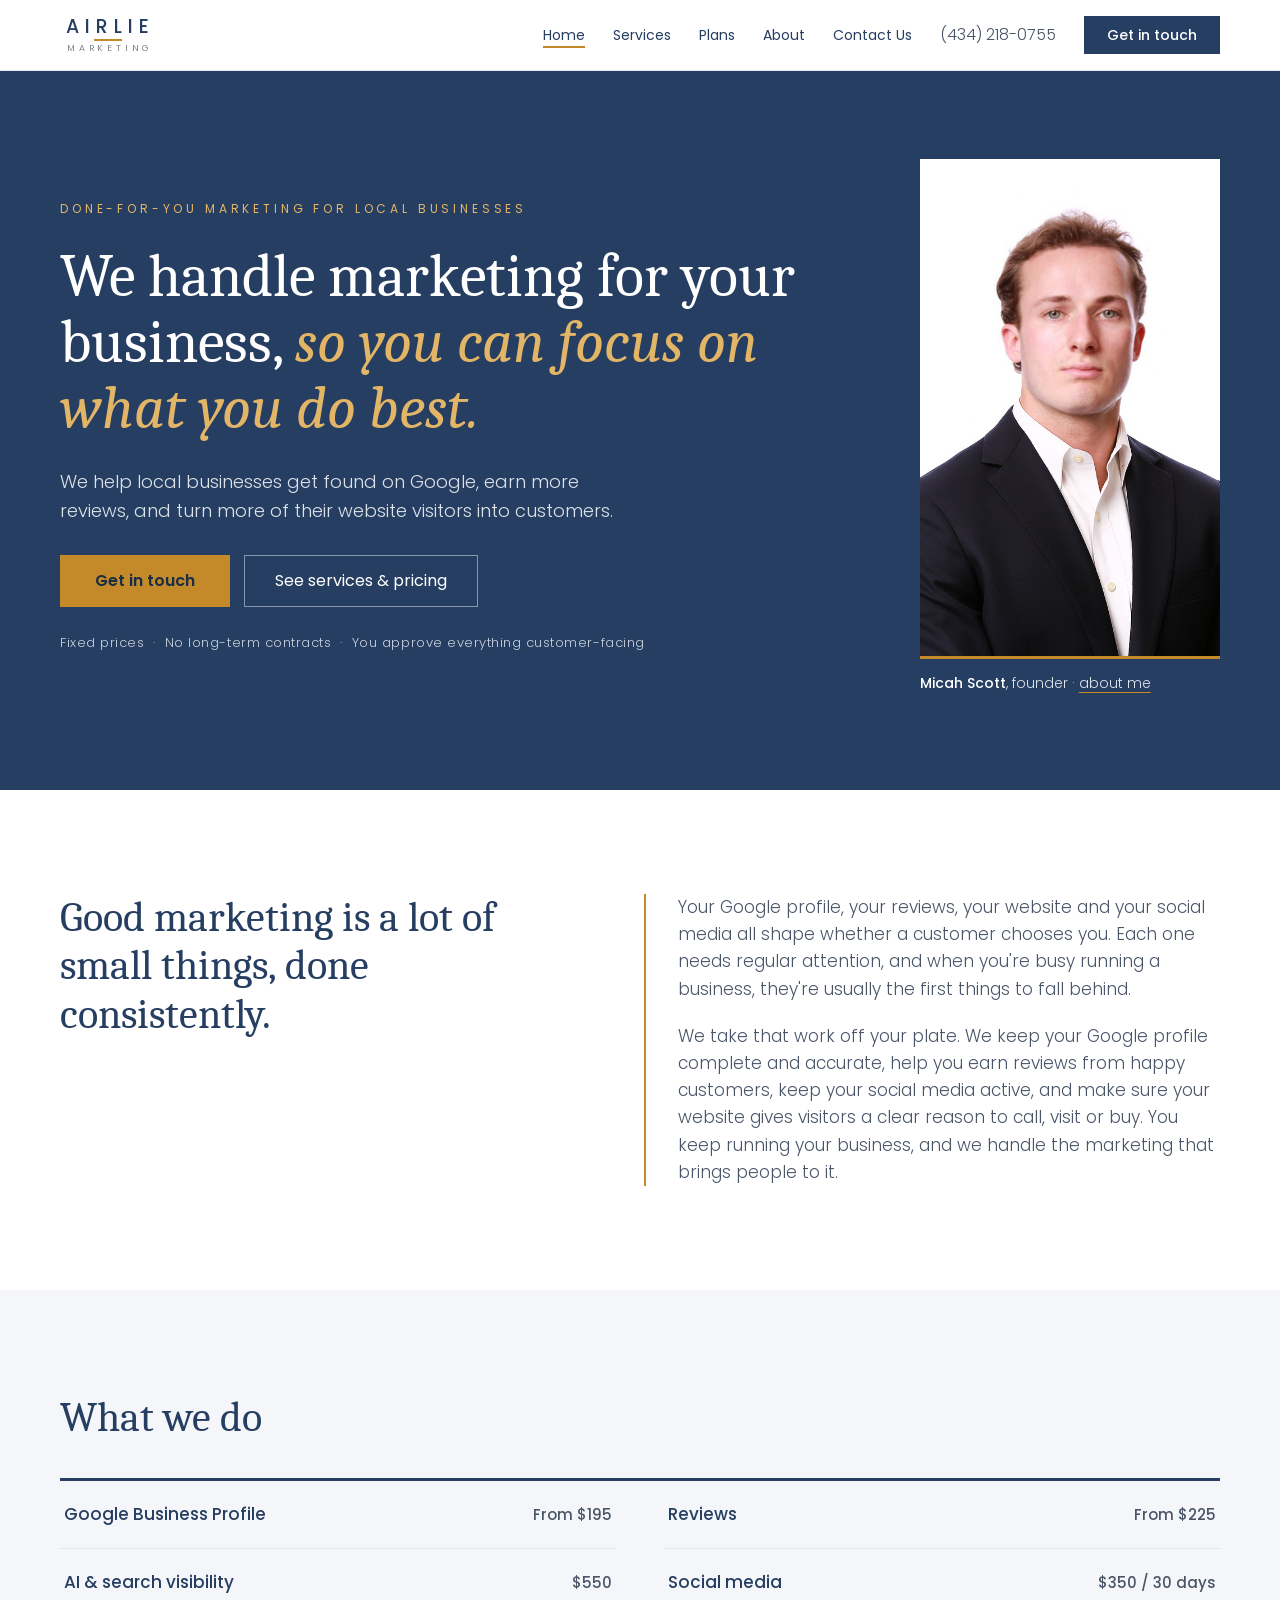
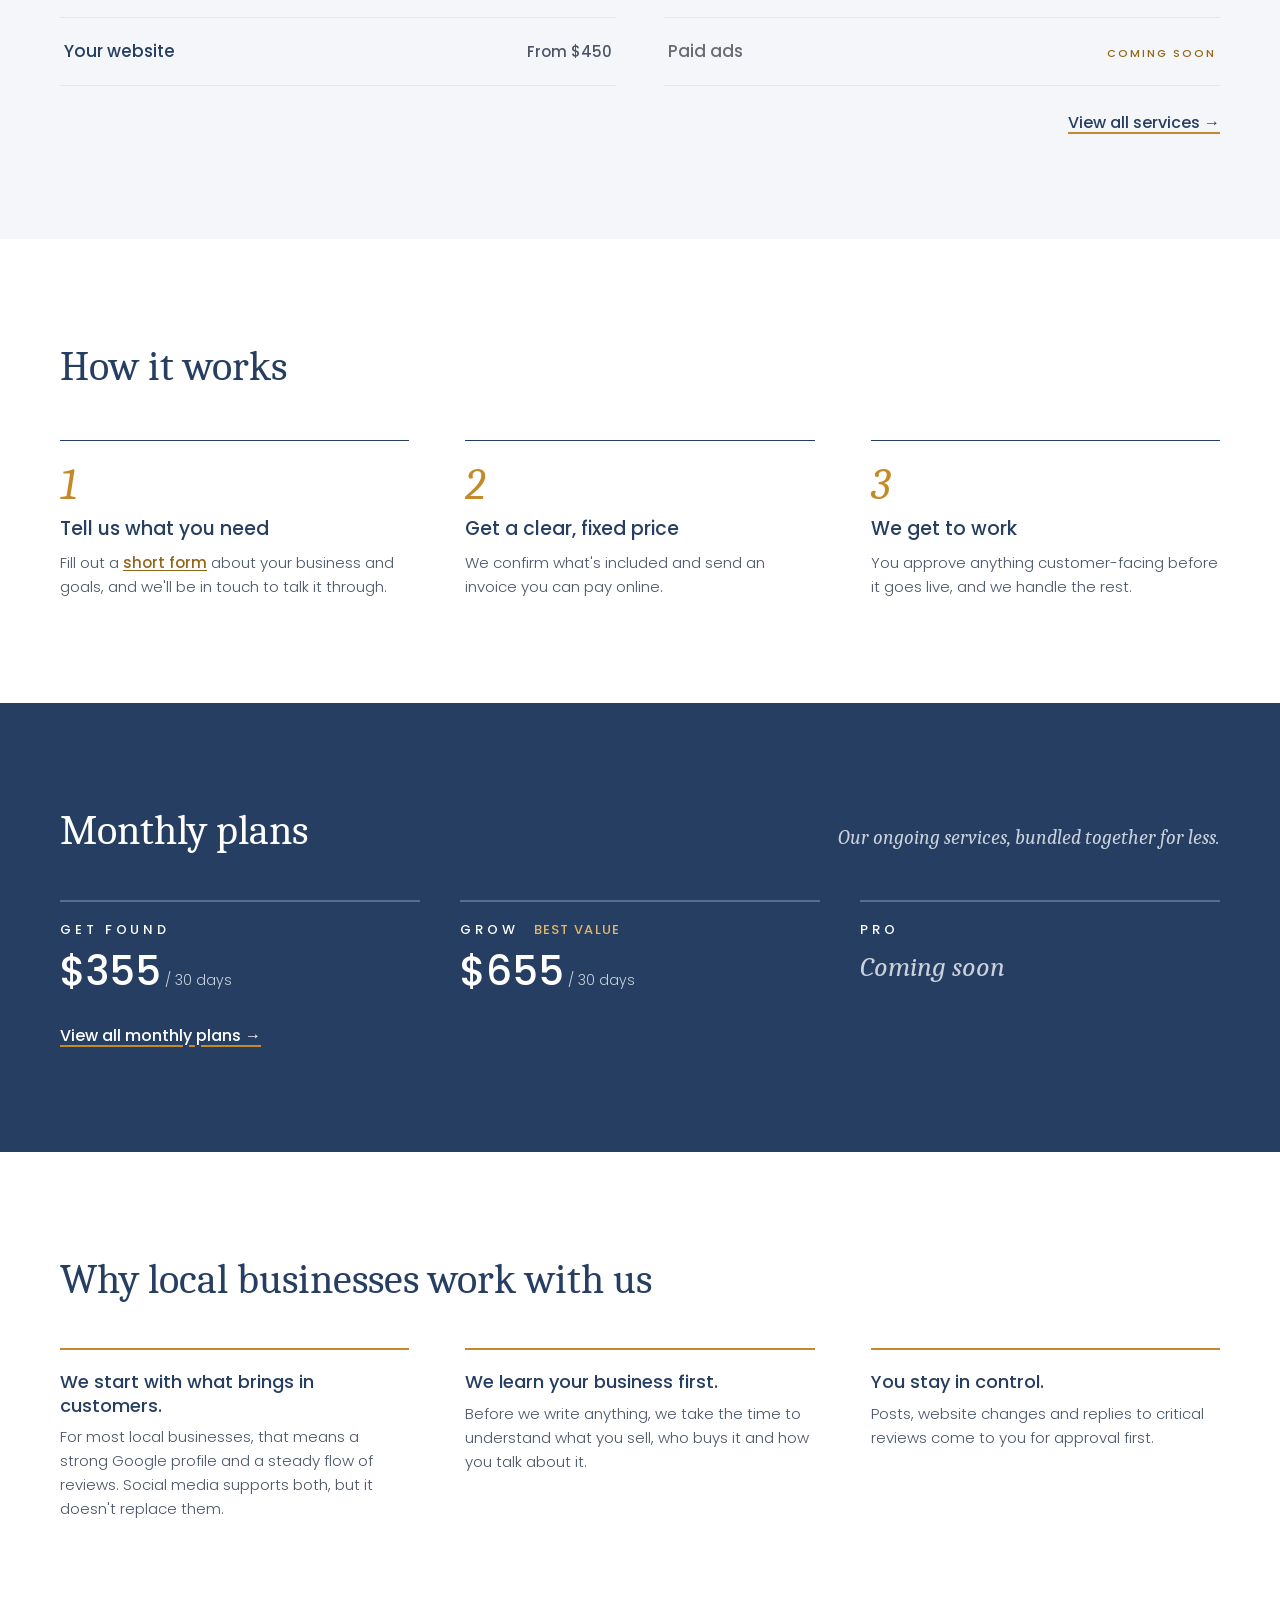
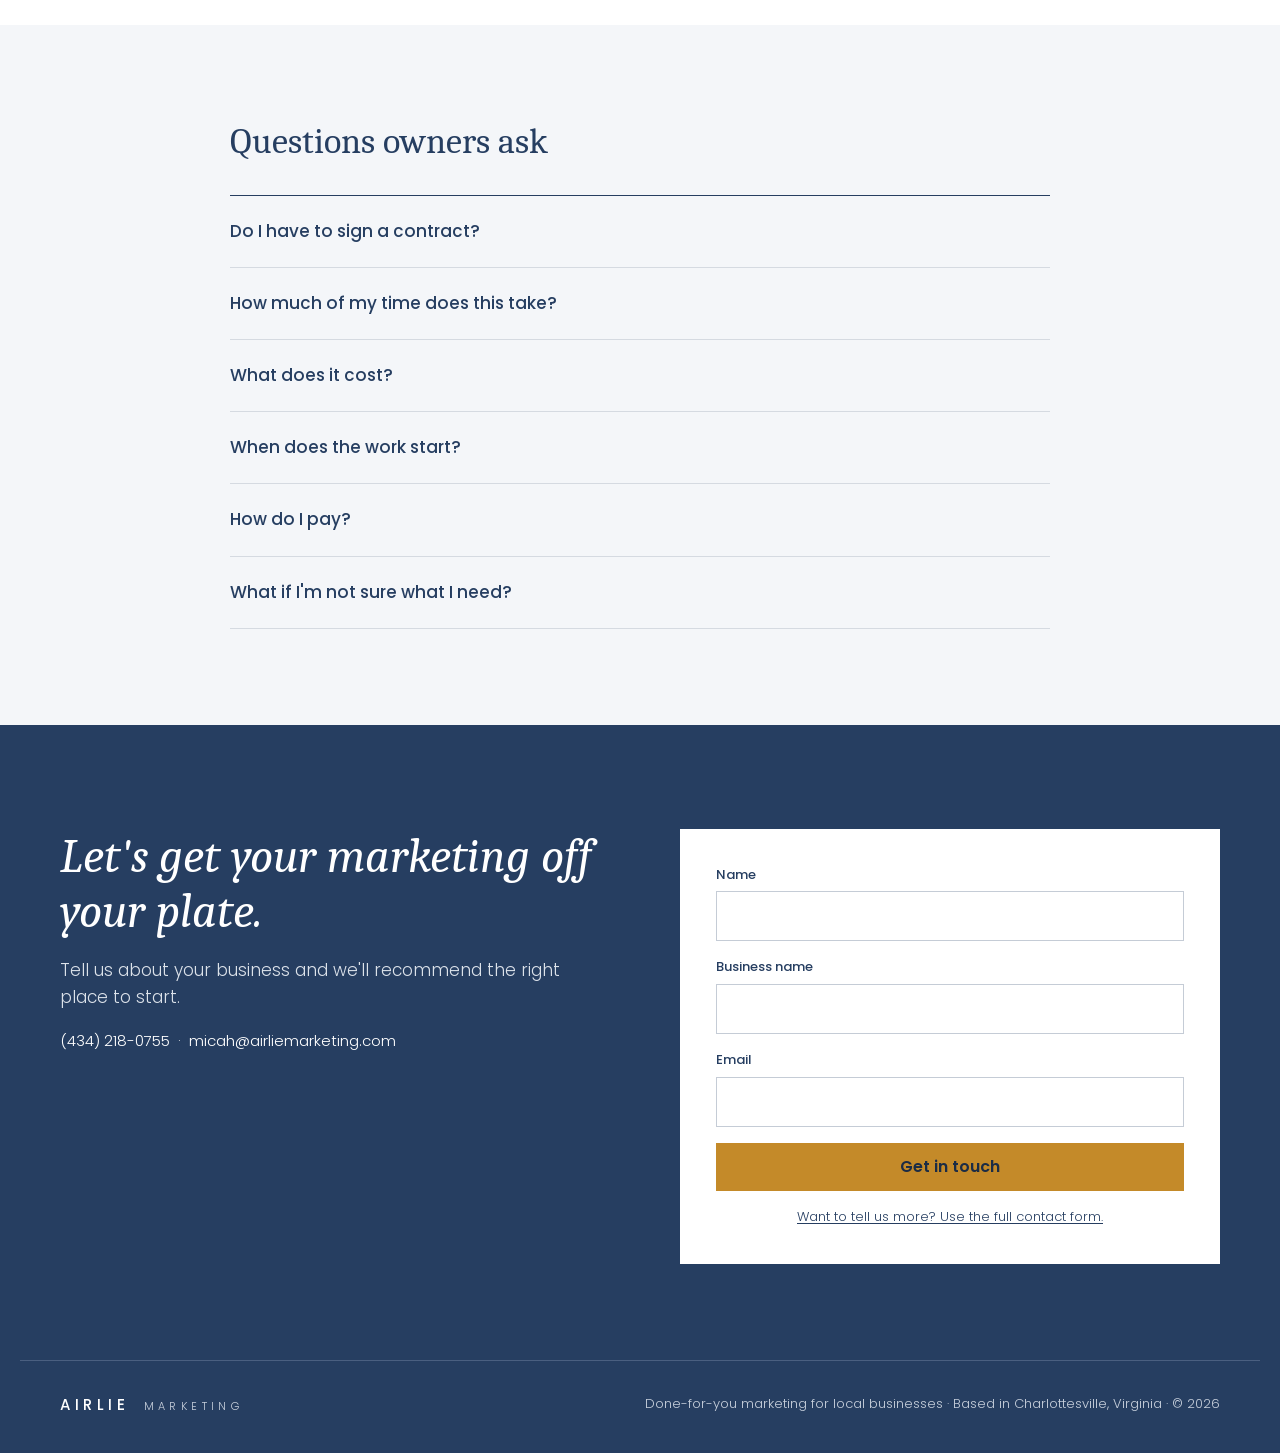
<file: index.html>
<!DOCTYPE html>
<html lang="en">
<head>
  <meta charset="UTF-8" />
  <meta name="viewport" content="width=device-width, initial-scale=1.0" />
  <meta name="google-site-verification" content="PsVOzuOnGi96Zkyo6wax_KHrolYh-Gne7hzrvZBmAzM" />
  <title>Charlottesville Marketing for Local Businesses | Airlie Marketing</title>
  <meta name="description" content="Charlottesville-based marketing for local businesses: Google Business Profile, local SEO, reviews, social media and websites, with transparent pricing.">

  <link rel="canonical" href="https://airliemarketing.com/">
  <meta property="og:title" content="Charlottesville Marketing for Local Businesses | Airlie Marketing">
  <meta property="og:description" content="Done-for-you marketing for local businesses, at fixed prices.">
  <meta property="og:type" content="website">
  <meta property="og:url" content="https://airliemarketing.com/">
  <meta property="og:image" content="https://airliemarketing.com/micah-scott.jpg">
  <meta name="twitter:card" content="summary_large_image">

  <link rel="icon" type="image/svg+xml" href="favicon.svg" />

  <!-- Fonts: Poppins + Caladea -->
  <link rel="preconnect" href="https://fonts.googleapis.com" />
  <link rel="preconnect" href="https://fonts.gstatic.com" crossorigin />
  <link href="https://fonts.googleapis.com/css2?family=Poppins:wght@300;400;500;600&family=Caladea:ital,wght@0,400;1,400&display=swap" rel="stylesheet" />

  <link rel="stylesheet" href="styles.css" />

  <!-- Intro overlay: decide synchronously (home only, once per session, skip on reduced motion) -->
  <script>
  (function () {
    try {
      var seen = sessionStorage.getItem('airlieIntroSeen');
      var reduce = window.matchMedia && window.matchMedia('(prefers-reduced-motion: reduce)').matches;
      if (!seen && !reduce) document.documentElement.classList.add('intro-play');
    } catch (e) {}
  })();
  </script>

  <!-- Block A — Business (ProfessionalService) + services and plans -->
  <script type="application/ld+json">
  {
    "@context": "https://schema.org",
    "@type": "ProfessionalService",
    "@id": "https://airliemarketing.com/#organization",
    "name": "Airlie Marketing",
    "url": "https://airliemarketing.com",
    "logo": "https://airliemarketing.com/favicon.svg",
    "image": "https://airliemarketing.com/micah-scott.jpg",
    "description": "Charlottesville-based marketing for local businesses: Google Business Profile, local SEO, reviews, social media and websites, with transparent pricing.",
    "slogan": "We handle marketing for your business, so you can focus on what you do best.",
    "telephone": "+1-434-218-0755",
    "email": "micah@airliemarketing.com",
    "priceRange": "$$",
    "currenciesAccepted": "USD",
    "foundingDate": "2026",
    "founder": { "@id": "https://airliemarketing.com/#micah" },
    "address": {
      "@type": "PostalAddress",
      "addressLocality": "Charlottesville",
      "addressRegion": "VA",
      "addressCountry": "US"
    },
    "geo": {
      "@type": "GeoCoordinates",
      "latitude": 38.0356,
      "longitude": -78.5034
    },
    "areaServed": [
      { "@type": "City", "name": "Charlottesville" },
      { "@type": "AdministrativeArea", "name": "Albemarle County" }
    ],
    "knowsAbout": [
      "Google Business Profile management",
      "online review management",
      "local SEO",
      "generative engine optimization (AI search visibility)",
      "social media management",
      "local business marketing",
      "marketing for local businesses of every kind: storefronts, restaurants, studios, service providers, and local online and ecommerce shops"
    ],
    "serviceType": "Marketing agency for local businesses",
    "contactPoint": {
      "@type": "ContactPoint",
      "telephone": "+1-434-218-0755",
      "email": "micah@airliemarketing.com",
      "contactType": "sales",
      "areaServed": "US",
      "availableLanguage": "English"
    },
    "hasOfferCatalog": {
      "@type": "OfferCatalog",
      "name": "Marketing services and plans",
      "itemListElement": [
        {
          "@type": "Offer",
          "name": "Google Profile Setup",
          "price": "395",
          "priceCurrency": "USD",
          "description": "Your Google Business Profile built out properly for Google search, the map pack and AI assistants, in five business days.",
          "url": "https://airliemarketing.com/products"
        },
        {
          "@type": "Offer",
          "name": "Local SEO Foundation",
          "price": "550",
          "priceCurrency": "USD",
          "description": "Listings fixed, a keyword map, on-page work on up to six pages, structured data, Search Console and AI visibility work, in ten business days.",
          "url": "https://airliemarketing.com/products"
        },
        {
          "@type": "Offer",
          "name": "Review Engine Setup",
          "price": "500",
          "priceCurrency": "USD",
          "description": "A review link and QR code, request and reply templates, a crew script and alerts, so asking for reviews becomes part of the job.",
          "url": "https://airliemarketing.com/products"
        },
        {
          "@type": "Offer",
          "name": "Review Management",
          "price": "225",
          "priceCurrency": "USD",
          "description": "A 30-day block of review requests and replies, with every new review answered in your voice and anything under four stars sent to you first.",
          "url": "https://airliemarketing.com/products"
        },
        {
          "@type": "Offer",
          "name": "Google Profile Management",
          "price": "195",
          "priceCurrency": "USD",
          "description": "A 30-day block keeping your Google Business Profile complete and correct, with four posts answering the questions customers ask before they book.",
          "url": "https://airliemarketing.com/products"
        },
        {
          "@type": "Offer",
          "name": "30-Day Social Content Pack",
          "price": "350",
          "priceCurrency": "USD",
          "description": "Twelve Facebook and Instagram posts in your voice, built from your real jobs and approved by you before anything publishes.",
          "url": "https://airliemarketing.com/products"
        },
        {
          "@type": "Offer",
          "name": "One-Page Website Build",
          "price": "950",
          "priceCurrency": "USD",
          "description": "A complete new page built to turn someone who found you into someone who calls you; $650 with any plan, billed half up front and half at launch.",
          "url": "https://airliemarketing.com/products"
        },
        {
          "@type": "Offer",
          "name": "Strategy Call",
          "price": "125",
          "priceCurrency": "USD",
          "description": "One hour on your marketing, with notes afterwards and a written list of what to do next.",
          "url": "https://airliemarketing.com/products"
        },
        {
          "@type": "Offer",
          "name": "Get Found plan",
          "price": "355",
          "priceCurrency": "USD",
          "description": "Google Profile Management plus Review Management, bundled for less than buying them separately.",
          "url": "https://airliemarketing.com/products#plans"
        },
        {
          "@type": "Offer",
          "name": "Grow plan",
          "price": "655",
          "priceCurrency": "USD",
          "description": "Everything in Get Found plus the 30-Day Social Content Pack, bundled for less than buying them separately.",
          "url": "https://airliemarketing.com/products#plans"
        }
      ]
    }
  }
  </script>

  <!-- ADD LATER, only when Airlie has real reviews — never fake this:
  "aggregateRating": { "@type": "AggregateRating", "ratingValue": "REAL", "reviewCount": "REAL" }
  -->

  <!-- Block B — WebSite -->
  <script type="application/ld+json">
  {
    "@context": "https://schema.org",
    "@type": "WebSite",
    "@id": "https://airliemarketing.com/#website",
    "url": "https://airliemarketing.com",
    "name": "Airlie Marketing",
    "publisher": { "@id": "https://airliemarketing.com/#organization" }
  }
  </script>

  <!-- Block C — FAQ (matches the FAQ shown on the page) -->
  <script type="application/ld+json">
  {
    "@context": "https://schema.org",
    "@type": "FAQPage",
    "mainEntity": [
      {
        "@type": "Question",
        "name": "Do I have to sign a contract?",
        "acceptedAnswer": {
          "@type": "Answer",
          "text": "No. Every service is either a one-time project or a 30-day block, so there's no long-term commitment."
        }
      },
      {
        "@type": "Question",
        "name": "How much of my time does this take?",
        "acceptedAnswer": {
          "@type": "Answer",
          "text": "Very little. We'll talk through strategy together, then you approve the content and we handle everything else."
        }
      },
      {
        "@type": "Question",
        "name": "What does it cost?",
        "acceptedAnswer": {
          "@type": "Answer",
          "text": "Pricing for every service is on our services page."
        }
      },
      {
        "@type": "Question",
        "name": "When does the work start?",
        "acceptedAnswer": {
          "@type": "Answer",
          "text": "As soon as we have the access and information we need from you."
        }
      },
      {
        "@type": "Question",
        "name": "How do I pay?",
        "acceptedAnswer": {
          "@type": "Answer",
          "text": "Setups and 30-day services are paid up front, by invoice you can pay online. Website projects are billed half up front and half at launch."
        }
      },
      {
        "@type": "Question",
        "name": "What if I'm not sure what I need?",
        "acceptedAnswer": {
          "@type": "Answer",
          "text": "Fill out our contact form and we'll set up a time to talk and recommend the right place to start."
        }
      }
    ]
  }
  </script>
</head>
<body>

  <!-- ============ INTRO OVERLAY (home only, once per session) ============ -->
  <div id="intro-overlay" aria-hidden="true">
    <div class="intro-inner">
      <span class="wm-name">AIRLIE</span>
      <span class="wm-rule"></span>
      <span class="wm-sub">MARKETING</span>
      <p class="intro-tagline" id="intro-tagline">Marketing, for <em>you</em></p>
    </div>
  </div>

  <!-- ============ HEADER ============ -->
  <header class="site-header">
    <div class="header-inner">
      <a href="index.html" class="wordmark" aria-label="Airlie Marketing — home">
        <span class="wm-name">AIRLIE</span>
        <span class="wm-rule"></span>
        <span class="wm-sub">MARKETING</span>
      </a>
      <nav class="main-nav" aria-label="Main">
        <div class="nav-links">
          <a href="index.html" class="active">Home</a>
          <a href="products.html">Services</a>
          <a href="products.html#plans">Plans</a>
          <a href="about.html">About</a>
          <a href="contact.html">Contact Us</a>
        </div>
        <a href="tel:+14342180755" class="nav-phone">(434) 218-0755</a>
        <a href="contact.html" class="btn btn-navcta">Get in touch</a>
        <button type="button" class="menu-toggle" aria-expanded="false" aria-controls="mobile-menu">
          <span class="menu-toggle-label">Menu</span>
          <span class="menu-toggle-lines" aria-hidden="true"><span></span><span></span><span></span></span>
        </button>
      </nav>
    </div>
  </header>

  <!-- Mobile menu panel -->
  <div class="mobile-menu" id="mobile-menu" aria-hidden="true">
    <div class="mobile-menu-top">
      <a href="index.html" class="wordmark" aria-label="Airlie Marketing — home">
        <span class="wm-name">AIRLIE</span>
        <span class="wm-rule"></span>
        <span class="wm-sub">MARKETING</span>
      </a>
      <button type="button" class="menu-close">Close</button>
    </div>
    <nav class="mobile-menu-links" aria-label="Mobile">
      <a href="index.html" class="active">Home</a>
      <a href="products.html">Services</a>
      <a href="products.html#plans">Plans</a>
      <a href="about.html">About</a>
      <a href="contact.html">Contact Us</a>
    </nav>
    <div class="mobile-menu-foot">
      <a href="tel:+14342180755" class="mobile-menu-phone">(434) 218-0755</a>
      <a href="contact.html" class="btn btn-navy">Get in touch</a>
    </div>
  </div>

  <main>

  <!-- ============ HERO ============ -->
  <section class="hero" id="top">
    <div class="container hero-inner">
      <div class="hero-copy">
        <p class="hero-eyebrow">Done-for-you marketing for local businesses</p>
        <h1>We handle marketing for your business, <em>so you can focus on what you do best.</em></h1>
        <p class="hero-sub">We help local businesses get found on Google, earn more reviews, and turn more of their website visitors into customers.</p>
        <div class="hero-actions">
          <a href="contact.html" class="btn btn-gold">Get in touch</a>
          <a href="products.html" class="btn btn-outline-light">See services &amp; pricing</a>
        </div>
        <p class="hero-trust">Fixed prices&nbsp; ·&nbsp; No long-term contracts&nbsp; ·&nbsp; You approve everything customer-facing</p>
      </div>
      <figure class="hero-figure">
        <img src="micah-scott.jpg" alt="Micah Scott, founder of Airlie Marketing" width="400" height="500">
        <figcaption><span class="hf-name">Micah Scott</span>, founder · <a href="about.html" class="hf-about">about me</a></figcaption>
      </figure>
    </div>
  </section>

  <!-- ============ REVIEWS INTRO ============ -->
  <section class="intro-band">
    <div class="container intro-grid">
      <h2 class="intro-head">Good marketing is a lot of small things, done consistently.</h2>
      <div class="intro-copy">
        <p>Your Google profile, your reviews, your website and your social media all shape whether a customer chooses you. Each one needs regular attention, and when you're busy running a business, they're usually the first things to fall behind.</p>
        <p>We take that work off your plate. We keep your Google profile complete and accurate, help you earn reviews from happy customers, keep your social media active, and make sure your website gives visitors a clear reason to call, visit or buy. You keep running your business, and we handle the marketing that brings people to it.</p>
      </div>
    </div>
  </section>

  <!-- ============ WHAT WE DO ============ -->
  <section class="services" id="services">
    <div class="container">
      <div class="services-head">
        <h2>What we do</h2>
      </div>
      <div class="services-preview">
        <div class="svc-row"><span class="svc-name">Google Business Profile</span><span class="svc-price">From $195</span></div>
        <div class="svc-row"><span class="svc-name">Reviews</span><span class="svc-price">From $225</span></div>
        <div class="svc-row"><span class="svc-name">AI &amp; search visibility</span><span class="svc-price">$550</span></div>
        <div class="svc-row"><span class="svc-name">Social media</span><span class="svc-price">$350 / 30 days</span></div>
        <div class="svc-row"><span class="svc-name">Your website</span><span class="svc-price">From $450</span></div>
        <div class="svc-row soon"><span class="svc-name">Paid ads</span><span class="svc-price soon-tag">Coming soon</span></div>
      </div>
      <p class="services-preview-foot"><a href="products.html" class="view-all">View all services &rarr;</a></p>
    </div>
  </section>

  <!-- ============ HOW IT WORKS ============ -->
  <section class="how">
    <div class="container">
      <h2>How it works</h2>
      <ol class="how-grid">
        <li class="how-step">
          <span class="how-num" aria-hidden="true">1</span>
          <h3>Tell us what you need</h3>
          <p>Fill out a <a href="contact.html">short form</a> about your business and goals, and we'll be in touch to talk it through.</p>
        </li>
        <li class="how-step">
          <span class="how-num" aria-hidden="true">2</span>
          <h3>Get a clear, fixed price</h3>
          <p>We confirm what's included and send an invoice you can pay online.</p>
        </li>
        <li class="how-step">
          <span class="how-num" aria-hidden="true">3</span>
          <h3>We get to work</h3>
          <p>You approve anything customer-facing before it goes live, and we handle the rest.</p>
        </li>
      </ol>
    </div>
  </section>

  <!-- ============ MONTHLY PLANS (preview) ============ -->
  <section class="plans-preview" id="plans-preview">
    <div class="container">
      <div class="plans-head">
        <h2>Monthly plans</h2>
        <p class="plans-tag">Our ongoing services, bundled together for less.</p>
      </div>
      <div class="plans-preview-grid">
        <div class="plan-prev">
          <h3 class="plan-name">GET FOUND</h3>
          <p class="plan-price">$355<span> / 30 days</span></p>
        </div>
        <div class="plan-prev">
          <h3 class="plan-name">GROW <span class="plan-badge">BEST VALUE</span></h3>
          <p class="plan-price">$655<span> / 30 days</span></p>
        </div>
        <div class="plan-prev soon">
          <h3 class="plan-name">PRO</h3>
          <p class="plan-soon">Coming soon</p>
        </div>
      </div>
      <p class="plans-preview-foot"><a href="products.html#plans" class="view-all-light">View all monthly plans &rarr;</a></p>
    </div>
  </section>

  <!-- ============ WHY ============ -->
  <section class="why" id="why">
    <div class="container">
      <h2>Why local businesses work with us</h2>
      <div class="why-grid">
        <div class="why-item">
          <h3>We start with what brings in customers.</h3>
          <p>For most local businesses, that means a strong Google profile and a steady flow of reviews. Social media supports both, but it doesn't replace them.</p>
        </div>
        <div class="why-item">
          <h3>We learn your business first.</h3>
          <p>Before we write anything, we take the time to understand what you sell, who buys it and how you talk about it.</p>
        </div>
        <div class="why-item">
          <h3>You stay in control.</h3>
          <p>Posts, website changes and replies to critical reviews come to you for approval first.</p>
        </div>
      </div>
    </div>
  </section>

  <!-- ============ FAQ ============ -->
  <section class="faq" id="faq">
    <div class="container faq-wrap">
      <h2>Questions owners ask</h2>
      <div class="faq-list">
        <details class="faq-item">
          <summary>Do I have to sign a contract?</summary>
          <div class="faq-answer">No. Every service is either a one-time project or a 30-day block, so there's no long-term commitment.</div>
        </details>
        <details class="faq-item">
          <summary>How much of my time does this take?</summary>
          <div class="faq-answer">Very little. We'll talk through strategy together, then you approve the content and we handle everything else.</div>
        </details>
        <details class="faq-item">
          <summary>What does it cost?</summary>
          <div class="faq-answer">Pricing for every service is on our <a href="products.html">services page</a>.</div>
        </details>
        <details class="faq-item">
          <summary>When does the work start?</summary>
          <div class="faq-answer">As soon as we have the access and information we need from you.</div>
        </details>
        <details class="faq-item">
          <summary>How do I pay?</summary>
          <div class="faq-answer">Setups and 30-day services are paid up front, by invoice you can pay online. Website projects are billed half up front and half at launch.</div>
        </details>
        <details class="faq-item">
          <summary>What if I'm not sure what I need?</summary>
          <div class="faq-answer">Fill out our <a href="contact.html">contact form</a> and we'll set up a time to talk and recommend the right place to start.</div>
        </details>
      </div>
    </div>
  </section>

  </main>

  <!-- ============ CONTACT BAND + FOOTER ============ -->
  <section class="contact-band" id="contact">
    <div class="container contact-grid">
      <div class="contact-pitch">
        <h2>Let's get your marketing off your plate.</h2>
        <p>Tell us about your business and we'll recommend the right place to start.</p>
        <p class="contact-lines"><a href="tel:+14342180755">(434) 218-0755</a>&nbsp; ·&nbsp; <a href="mailto:micah@airliemarketing.com?subject=Question%20about%20Airlie%20Marketing">micah@airliemarketing.com</a></p>
      </div>
      <div class="quick-form-wrap">
        <div class="quick-error" id="qf-error">That didn't send. Please try again, or email <a href="mailto:micah@airliemarketing.com">micah@airliemarketing.com</a>.</div>
        <form id="quick-form" class="quick-form" action="https://api.web3forms.com/submit" method="POST" aria-label="Quick contact">
          <input type="hidden" name="access_key" value="a2ffef39-b2a8-4dba-898c-4112eff6d57f">
          <input type="hidden" name="subject" value="New enquiry from airliemarketing.com (home quick form)">
          <input type="hidden" name="from_name" value="Airlie website">
          <input type="hidden" name="services" value="Home page quick form">
          <input type="hidden" name="redirect" value="https://airliemarketing.com/contact?sent=1">
          <!-- Honeypot: real people never see or check this -->
          <input type="checkbox" name="botcheck" class="hp" tabindex="-1" autocomplete="off" style="display:none;">
          <label>Name<input type="text" name="name" required autocomplete="name"></label>
          <label>Business name<input type="text" name="business_name" required autocomplete="organization"></label>
          <label>Email<input type="email" name="email" required autocomplete="email"></label>
          <button type="submit" class="btn btn-gold quick-submit">Get in touch</button>
          <a href="contact.html" class="quick-more">Want to tell us more? Use the full contact form.</a>
        </form>
        <div class="quick-success" id="qf-success">
          <h3>Thanks — we'll be in touch within one business day.</h3>
        </div>
      </div>
    </div>
    <div class="container footer-row">
      <a href="index.html" class="wordmark-inline" aria-label="Airlie Marketing — home">AIRLIE <span class="wmi-sub">MARKETING</span></a>
      <p class="footer-line">Done-for-you marketing for local businesses · Based in Charlottesville, Virginia · © 2026</p>
    </div>
  </section>

  <!-- Mobile sticky CTA (phones only) -->
  <div class="mobile-cta-bar">
    <a href="contact.html" class="btn btn-gold">Get in touch</a>
    <a href="tel:+14342180755" class="mobile-cta-call">or call <span class="num">(434) 218-0755</span></a>
  </div>

  <!-- Intro animation timing + skip -->
  <script>
  (function () {
    var root = document.documentElement;
    if (!root.classList.contains('intro-play')) return;
    try { sessionStorage.setItem('airlieIntroSeen', '1'); } catch (e) {}
    var overlay = document.getElementById('intro-overlay');
    var done = false, t0, t1, t2;
    function removeOverlay() {
      if (overlay && overlay.parentNode) overlay.parentNode.removeChild(overlay);
      root.classList.remove('intro-play', 'intro-hiding', 'intro-tagline-in');
    }
    function detach() {
      ['click', 'touchstart', 'keydown', 'wheel', 'scroll'].forEach(function (ev) {
        window.removeEventListener(ev, skip, true);
      });
    }
    function end() {
      if (done) return; done = true;
      clearTimeout(t0); clearTimeout(t1); clearTimeout(t2);
      detach();
      root.classList.add('intro-hiding');
      setTimeout(removeOverlay, 520);
    }
    function skip() { end(); }
    ['click', 'touchstart', 'keydown', 'wheel', 'scroll'].forEach(function (ev) {
      window.addEventListener(ev, skip, true);
    });
    t0 = setTimeout(function () { root.classList.add('intro-tagline-in'); }, 500);
    t1 = setTimeout(function () { root.classList.add('intro-hiding'); }, 1500);
    t2 = setTimeout(function () { detach(); removeOverlay(); done = true; }, 2000);
  })();
  </script>

  <!-- Quick contact form (Web3Forms, client-side) -->
  <script>
  (function () {
    var form = document.getElementById('quick-form');
    var errorBox = document.getElementById('qf-error');
    var success = document.getElementById('qf-success');
    if (!form) return;
    form.addEventListener('submit', function (e) {
      e.preventDefault();
      if (errorBox) errorBox.style.display = 'none';
      var btn = form.querySelector('button[type="submit"]');
      var label = btn ? btn.textContent : '';
      if (btn) { btn.disabled = true; btn.textContent = 'Sending…'; }
      var data = Object.fromEntries(new FormData(form));
      fetch('https://api.web3forms.com/submit', {
        method: 'POST',
        headers: { 'Content-Type': 'application/json', 'Accept': 'application/json' },
        body: JSON.stringify(data)
      })
      .then(function (res) { return res.json().then(function (json) { return { ok: res.ok, json: json }; }); })
      .then(function (r) {
        if (r.ok && r.json && r.json.success !== false) {
          form.style.display = 'none';
          if (success) success.style.display = 'block';
          success.scrollIntoView({ behavior: 'smooth', block: 'center' });
        } else { throw new Error('submit failed'); }
      })
      .catch(function () {
        if (errorBox) errorBox.style.display = 'block';
        if (btn) { btn.disabled = false; btn.textContent = label; }
      });
    });
  })();
  </script>

  <!-- Mobile menu (open/close, Escape, focus, scroll-lock) -->
  <script>
  (function () {
    var toggle = document.querySelector('.menu-toggle');
    var panel = document.getElementById('mobile-menu');
    if (!toggle || !panel) return;
    var closeBtn = panel.querySelector('.menu-close');
    function focusables() { return panel.querySelectorAll('a[href], button:not([disabled])'); }
    function onKey(e) {
      if (e.key === 'Escape') { e.preventDefault(); closeMenu(); return; }
      if (e.key === 'Tab') {
        var f = focusables(); if (!f.length) return;
        var first = f[0], last = f[f.length - 1];
        if (e.shiftKey && document.activeElement === first) { e.preventDefault(); last.focus(); }
        else if (!e.shiftKey && document.activeElement === last) { e.preventDefault(); first.focus(); }
      }
    }
    function openMenu() {
      panel.classList.add('open');
      panel.setAttribute('aria-hidden', 'false');
      toggle.setAttribute('aria-expanded', 'true');
      document.body.classList.add('menu-open');
      document.addEventListener('keydown', onKey, true);
      (closeBtn || focusables()[0]).focus();
    }
    function closeMenu() {
      panel.classList.remove('open');
      panel.setAttribute('aria-hidden', 'true');
      toggle.setAttribute('aria-expanded', 'false');
      document.body.classList.remove('menu-open');
      document.removeEventListener('keydown', onKey, true);
      toggle.focus();
    }
    toggle.addEventListener('click', function () {
      panel.classList.contains('open') ? closeMenu() : openMenu();
    });
    if (closeBtn) closeBtn.addEventListener('click', closeMenu);
    Array.prototype.forEach.call(panel.querySelectorAll('a'), function (a) {
      a.addEventListener('click', closeMenu);
    });
    window.addEventListener('resize', function () {
      if (window.innerWidth > 900 && panel.classList.contains('open')) closeMenu();
    });
  })();
  </script>

</body>
</html>
</file>
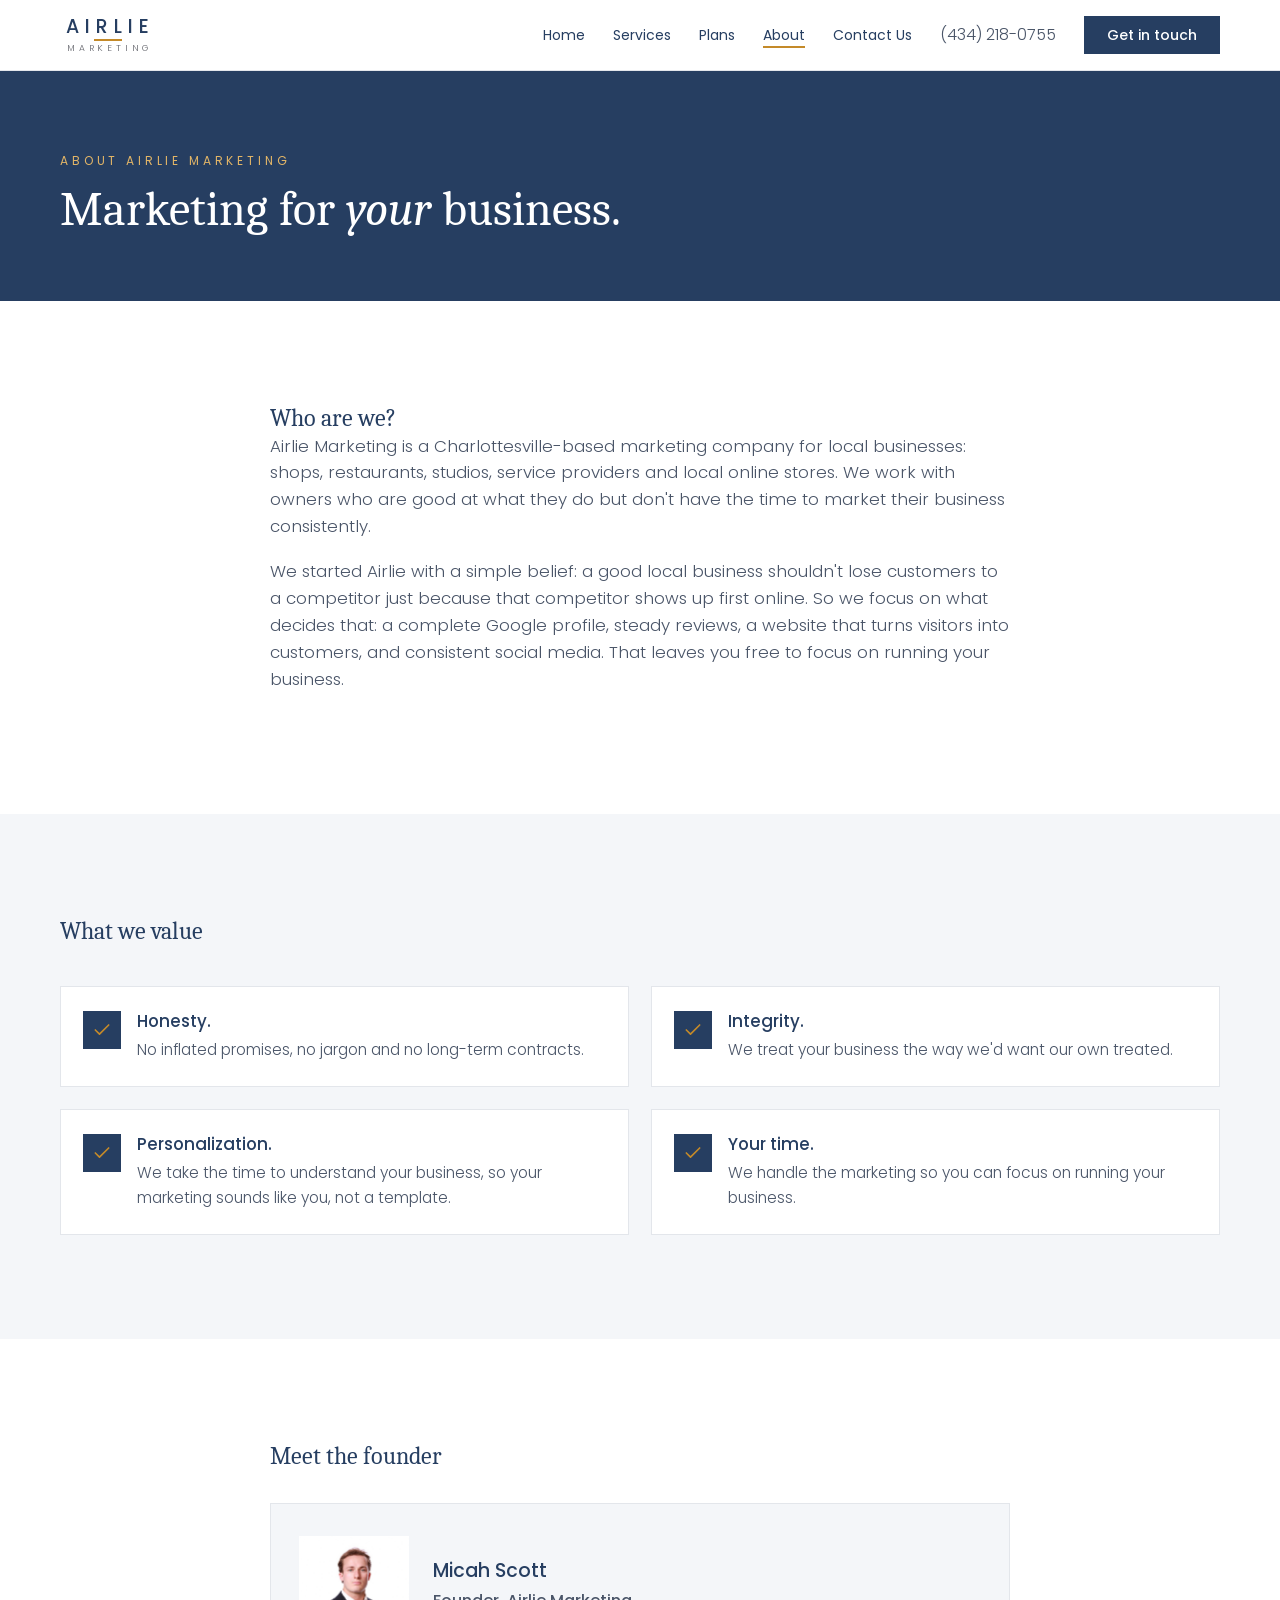
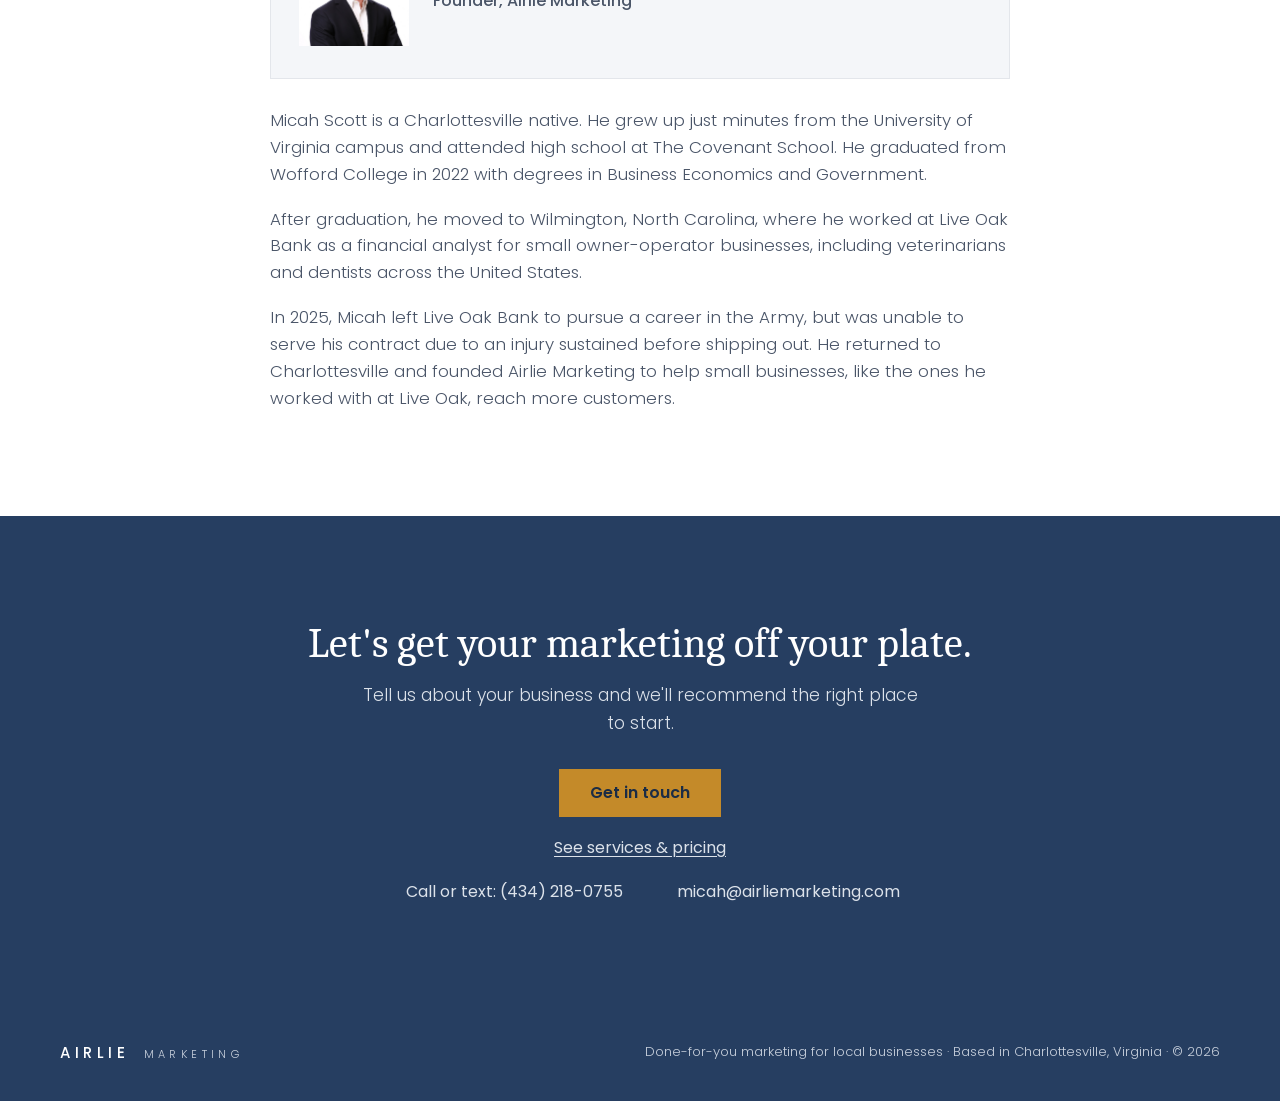
<file: about.html>
<!DOCTYPE html>
<html lang="en">
<head>
  <meta charset="UTF-8" />
  <meta name="viewport" content="width=device-width, initial-scale=1.0" />
  <title>About Airlie Marketing | Charlottesville Marketing for Local Businesses</title>
  <meta name="description" content="Meet Airlie Marketing — a Charlottesville-based marketing company built for local businesses. Founded by Micah Scott.">

  <link rel="canonical" href="https://airliemarketing.com/about">
  <meta property="og:title" content="About Airlie Marketing | Charlottesville Marketing for Local Businesses">
  <meta property="og:description" content="Meet Airlie Marketing — a Charlottesville-based marketing company built for local businesses. Founded by Micah Scott.">
  <meta property="og:type" content="website">
  <meta property="og:url" content="https://airliemarketing.com/about">
  <meta property="og:image" content="https://airliemarketing.com/micah-scott.jpg">
  <meta name="twitter:card" content="summary_large_image">

  <link rel="icon" type="image/svg+xml" href="favicon.svg" />

  <!-- Fonts: Poppins + Caladea -->
  <link rel="preconnect" href="https://fonts.googleapis.com" />
  <link rel="preconnect" href="https://fonts.gstatic.com" crossorigin />
  <link href="https://fonts.googleapis.com/css2?family=Poppins:wght@300;400;500;600&family=Caladea:ital,wght@0,400;1,400&display=swap" rel="stylesheet" />

  <link rel="stylesheet" href="styles.css" />

  <!-- Block D — About page + Founder (Person) -->
  <script type="application/ld+json">
  {
    "@context": "https://schema.org",
    "@type": "AboutPage",
    "url": "https://airliemarketing.com/about",
    "about": { "@id": "https://airliemarketing.com/#organization" },
    "mainEntity": {
      "@type": "Person",
      "@id": "https://airliemarketing.com/#micah",
      "name": "Micah Scott",
      "jobTitle": "Founder",
      "worksFor": { "@id": "https://airliemarketing.com/#organization" },
      "image": "https://airliemarketing.com/micah-scott.jpg",
      "homeLocation": { "@type": "Place", "name": "Charlottesville, Virginia" },
      "alumniOf": [
        { "@type": "CollegeOrUniversity", "name": "Wofford College" },
        { "@type": "HighSchool", "name": "The Covenant School" }
      ],
      "knowsAbout": [
        "small business marketing",
        "local SEO",
        "Google Business Profile",
        "local business marketing",
        "financial analysis for small owner-operator businesses"
      ],
      "description": "Micah Scott is a Charlottesville native and the founder of Airlie Marketing. He graduated from Wofford College in 2022 with degrees in Business Economics and Government, then worked as a financial analyst at Live Oak Bank serving small owner-operator businesses across the United States before returning home to start Airlie."
    }
  }
  </script>

  <!-- Breadcrumb -->
  <script type="application/ld+json">
  {
    "@context": "https://schema.org",
    "@type": "BreadcrumbList",
    "itemListElement": [
      { "@type": "ListItem", "position": 1, "name": "Home", "item": "https://airliemarketing.com/" },
      { "@type": "ListItem", "position": 2, "name": "About", "item": "https://airliemarketing.com/about" }
    ]
  }
  </script>
</head>
<body>

  <!-- ============ HEADER / NAV ============ -->
  <header class="site-header">
    <div class="header-inner">
      <a href="index.html" class="wordmark" aria-label="Airlie Marketing — home">
        <span class="wm-name">AIRLIE</span>
        <span class="wm-rule"></span>
        <span class="wm-sub">MARKETING</span>
      </a>
      <nav class="main-nav" aria-label="Main">
        <div class="nav-links">
          <a href="index.html">Home</a>
          <a href="products.html">Services</a>
          <a href="products.html#plans">Plans</a>
          <a href="about.html" class="active">About</a>
          <a href="contact.html">Contact Us</a>
        </div>
        <a href="tel:+14342180755" class="nav-phone">(434) 218-0755</a>
        <a href="contact.html" class="btn btn-navcta">Get in touch</a>
        <button type="button" class="menu-toggle" aria-expanded="false" aria-controls="mobile-menu">
          <span class="menu-toggle-label">Menu</span>
          <span class="menu-toggle-lines" aria-hidden="true"><span></span><span></span><span></span></span>
        </button>
      </nav>
    </div>
  </header>

  <!-- Mobile menu panel -->
  <div class="mobile-menu" id="mobile-menu" aria-hidden="true">
    <div class="mobile-menu-top">
      <a href="index.html" class="wordmark" aria-label="Airlie Marketing — home">
        <span class="wm-name">AIRLIE</span>
        <span class="wm-rule"></span>
        <span class="wm-sub">MARKETING</span>
      </a>
      <button type="button" class="menu-close">Close</button>
    </div>
    <nav class="mobile-menu-links" aria-label="Mobile">
      <a href="index.html">Home</a>
      <a href="products.html">Services</a>
      <a href="products.html#plans">Plans</a>
      <a href="about.html" class="active">About</a>
      <a href="contact.html">Contact Us</a>
    </nav>
    <div class="mobile-menu-foot">
      <a href="tel:+14342180755" class="mobile-menu-phone">(434) 218-0755</a>
      <a href="contact.html" class="btn btn-navy">Get in touch</a>
    </div>
  </div>

  <main>

  <!-- ============ PAGE HERO ============ -->
  <section class="page-hero">
    <div class="container">
      <p class="eyebrow">About Airlie Marketing</p>
      <h1>Marketing for <em>your</em> business.</h1>
    </div>
  </section>

  <!-- ============ WHO ARE WE? ============ -->
  <section class="about-story">
    <div class="container">
      <h2>Who are we?</h2>
      <p>Airlie Marketing is a Charlottesville-based marketing company for local businesses: shops, restaurants, studios, service providers and local online stores. We work with owners who are good at what they do but don't have the time to market their business consistently.</p>
      <p>We started Airlie with a simple belief: a good local business shouldn't lose customers to a competitor just because that competitor shows up first online. So we focus on what decides that: a complete Google profile, steady reviews, a website that turns visitors into customers, and consistent social media. That leaves you free to focus on running your business.</p>
    </div>
  </section>

  <!-- ============ WHAT WE VALUE ============ -->
  <section class="values">
    <div class="container">
      <div class="section-intro">
        <h2>What we value</h2>
      </div>
      <div class="values-grid">
        <div class="value-item">
          <div class="value-check"><svg viewBox="0 0 24 24"><polyline points="20 6 9 17 4 12"/></svg></div>
          <div>
            <h3>Honesty.</h3>
            <p>No inflated promises, no jargon and no long-term contracts.</p>
          </div>
        </div>
        <div class="value-item">
          <div class="value-check"><svg viewBox="0 0 24 24"><polyline points="20 6 9 17 4 12"/></svg></div>
          <div>
            <h3>Integrity.</h3>
            <p>We treat your business the way we'd want our own treated.</p>
          </div>
        </div>
        <div class="value-item">
          <div class="value-check"><svg viewBox="0 0 24 24"><polyline points="20 6 9 17 4 12"/></svg></div>
          <div>
            <h3>Personalization.</h3>
            <p>We take the time to understand your business, so your marketing sounds like you, not a template.</p>
          </div>
        </div>
        <div class="value-item">
          <div class="value-check"><svg viewBox="0 0 24 24"><polyline points="20 6 9 17 4 12"/></svg></div>
          <div>
            <h3>Your time.</h3>
            <p>We handle the marketing so you can focus on running your business.</p>
          </div>
        </div>
      </div>
    </div>
  </section>

  <!-- ============ MEET THE FOUNDER ============ -->
  <section class="founder">
    <div class="container">
      <h2>Meet the founder</h2>
      <div class="founder-card">
        <div class="founder-photo"><img src="micah-scott.jpg" alt="Micah Scott, Founder of Airlie Marketing" width="110" height="110" loading="lazy" /></div>
        <div class="founder-info">
          <h3>Micah Scott</h3>
          <p class="founder-role">Founder, Airlie Marketing</p>
        </div>
      </div>
      <div class="founder-bio">
        <p>Micah Scott is a Charlottesville native. He grew up just minutes from the University of Virginia campus and attended high school at The Covenant School. He graduated from Wofford College in 2022 with degrees in Business Economics and Government.</p>
        <p>After graduation, he moved to Wilmington, North Carolina, where he worked at Live Oak Bank as a financial analyst for small owner-operator businesses, including veterinarians and dentists across the United States.</p>
        <p>In 2025, Micah left Live Oak Bank to pursue a career in the Army, but was unable to serve his contract due to an injury sustained before shipping out. He returned to Charlottesville and founded Airlie Marketing to help small businesses, like the ones he worked with at Live Oak, reach more customers.</p>
      </div>
    </div>
  </section>

  <!-- ============ FINAL CTA (same as homepage) ============ -->
  <section class="final-cta">
    <div class="container">
      <h2>Let's get your marketing off your plate.</h2>
      <p>Tell us about your business and we'll recommend the right place to start.</p>
      <div class="final-actions">
        <a href="contact.html" class="btn btn-primary">Get in touch</a>
        <a href="products.html" class="cta-sublink">See services &amp; pricing</a>
        <div class="final-contact">
          <a href="tel:+14342180755">
            <svg class="icon" viewBox="0 0 24 24" width="18" height="18"><path d="M22 16.92v3a2 2 0 0 1-2.18 2 19.79 19.79 0 0 1-8.63-3.07 19.5 19.5 0 0 1-6-6 19.79 19.79 0 0 1-3.07-8.67A2 2 0 0 1 4.11 2h3a2 2 0 0 1 2 1.72 12.84 12.84 0 0 0 .7 2.81 2 2 0 0 1-.45 2.11L8.09 9.91a16 16 0 0 0 6 6l1.27-1.27a2 2 0 0 1 2.11-.45 12.84 12.84 0 0 0 2.81.7A2 2 0 0 1 22 16.92z"/></svg>
            Call or text: (434) 218-0755
          </a>
          <a href="mailto:micah@airliemarketing.com?subject=Question%20about%20Airlie%20Marketing&body=Hi%20Micah%2C%0A%0AI%27d%20like%20to%20learn%20more%20about%20Airlie%20Marketing.%20Here%27s%20a%20bit%20about%20my%20business%3A%0A%0A-%20Business%20name%3A%0A-%20What%20your%20business%20does%3A%0A-%20Best%20number%20to%20reach%20me%3A%0A%0AThanks!">
            <svg class="icon" viewBox="0 0 24 24" width="18" height="18"><path d="M4 4h16c1.1 0 2 .9 2 2v12c0 1.1-.9 2-2 2H4c-1.1 0-2-.9-2-2V6c0-1.1.9-2 2-2z"/><polyline points="22,6 12,13 2,6"/></svg>
            micah@airliemarketing.com
          </a>
        </div>
      </div>
    </div>
  </section>

  </main>

  <!-- ============ FOOTER ============ -->
  <footer class="site-footer">
    <div class="container footer-row">
      <a href="index.html" class="wordmark-inline" aria-label="Airlie Marketing — home">AIRLIE <span class="wmi-sub">MARKETING</span></a>
      <p class="footer-line">Done-for-you marketing for local businesses · Based in Charlottesville, Virginia · © 2026</p>
    </div>
  </footer>

  <!-- Mobile sticky CTA (phones only) -->
  <div class="mobile-cta-bar">
    <a href="contact.html" class="btn btn-gold">Get in touch</a>
    <a href="tel:+14342180755" class="mobile-cta-call">or call <span class="num">(434) 218-0755</span></a>
  </div>

  <!-- Mobile menu (open/close, Escape, focus, scroll-lock) -->
  <script>
  (function () {
    var toggle = document.querySelector('.menu-toggle');
    var panel = document.getElementById('mobile-menu');
    if (!toggle || !panel) return;
    var closeBtn = panel.querySelector('.menu-close');
    function focusables() { return panel.querySelectorAll('a[href], button:not([disabled])'); }
    function onKey(e) {
      if (e.key === 'Escape') { e.preventDefault(); closeMenu(); return; }
      if (e.key === 'Tab') {
        var f = focusables(); if (!f.length) return;
        var first = f[0], last = f[f.length - 1];
        if (e.shiftKey && document.activeElement === first) { e.preventDefault(); last.focus(); }
        else if (!e.shiftKey && document.activeElement === last) { e.preventDefault(); first.focus(); }
      }
    }
    function openMenu() {
      panel.classList.add('open');
      panel.setAttribute('aria-hidden', 'false');
      toggle.setAttribute('aria-expanded', 'true');
      document.body.classList.add('menu-open');
      document.addEventListener('keydown', onKey, true);
      (closeBtn || focusables()[0]).focus();
    }
    function closeMenu() {
      panel.classList.remove('open');
      panel.setAttribute('aria-hidden', 'true');
      toggle.setAttribute('aria-expanded', 'false');
      document.body.classList.remove('menu-open');
      document.removeEventListener('keydown', onKey, true);
      toggle.focus();
    }
    toggle.addEventListener('click', function () {
      panel.classList.contains('open') ? closeMenu() : openMenu();
    });
    if (closeBtn) closeBtn.addEventListener('click', closeMenu);
    Array.prototype.forEach.call(panel.querySelectorAll('a'), function (a) {
      a.addEventListener('click', closeMenu);
    });
    window.addEventListener('resize', function () {
      if (window.innerWidth > 900 && panel.classList.contains('open')) closeMenu();
    });
  })();
  </script>

</body>
</html>
</file>
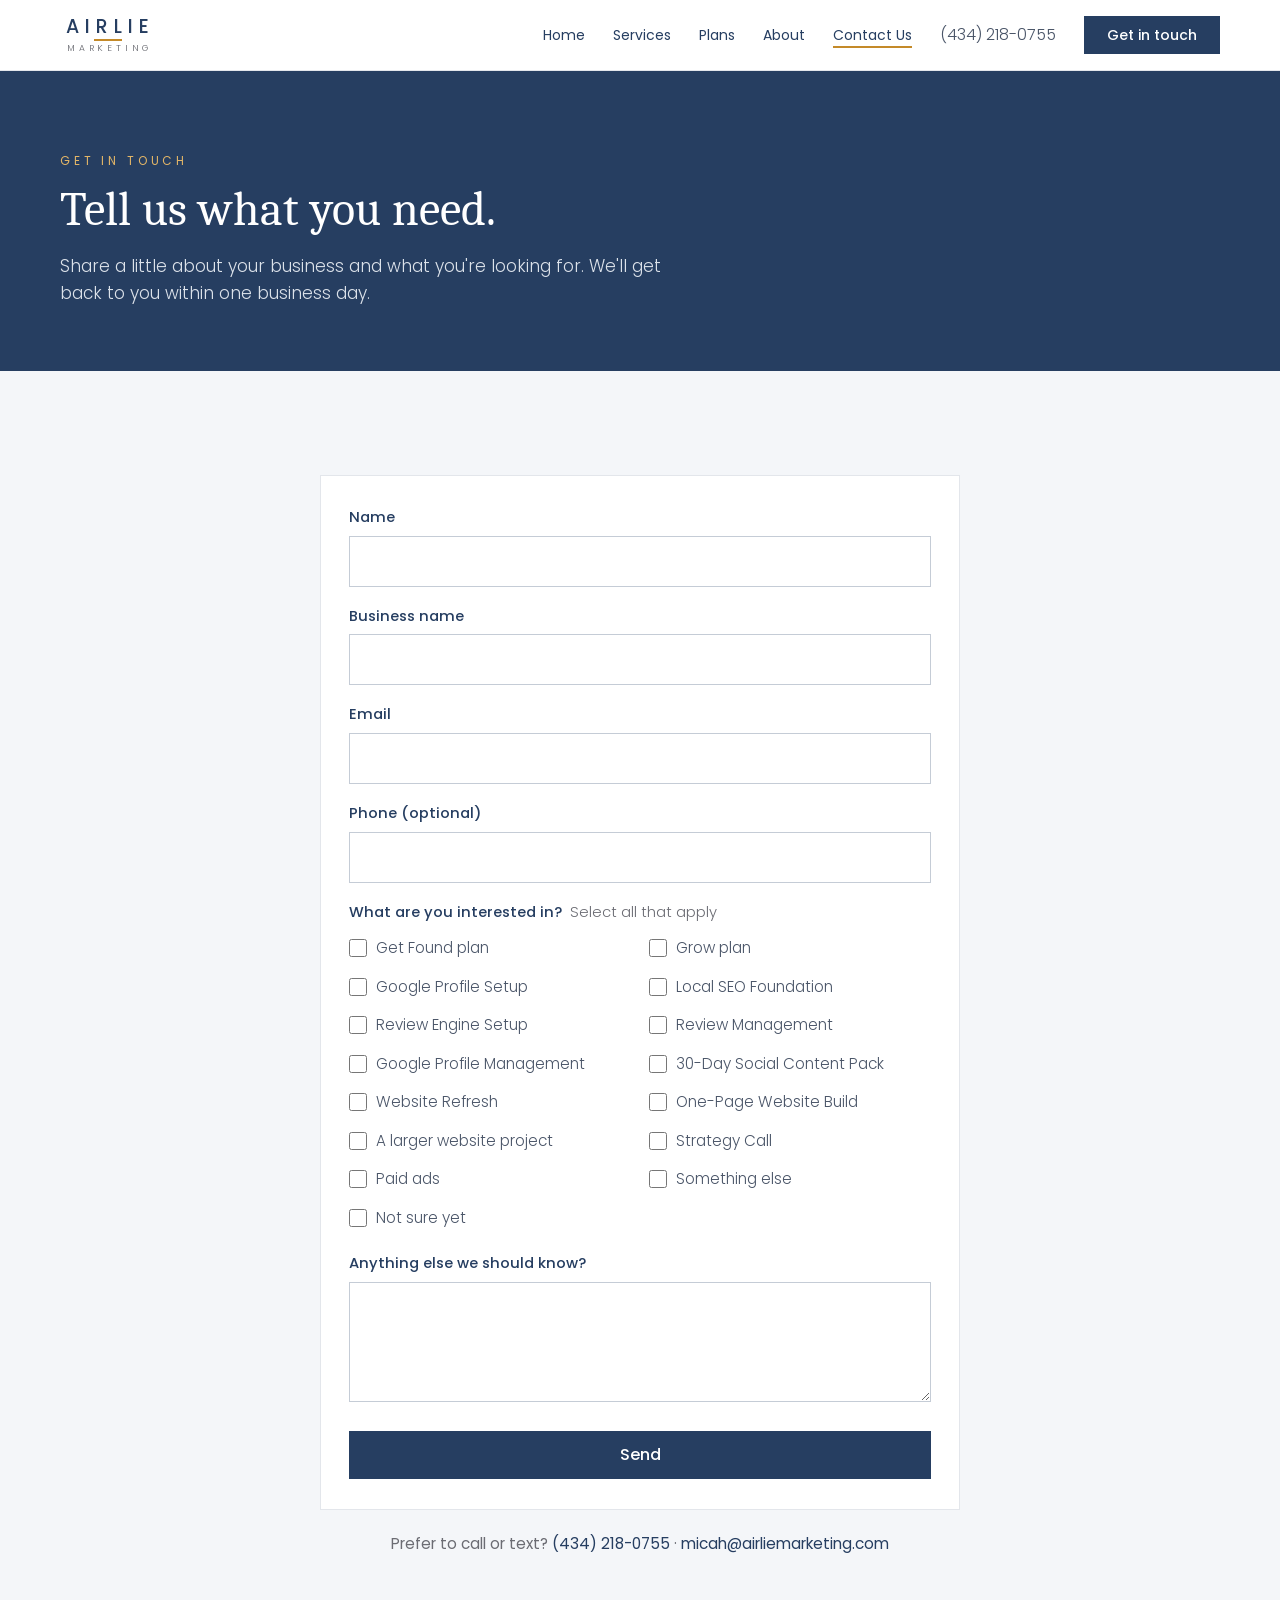
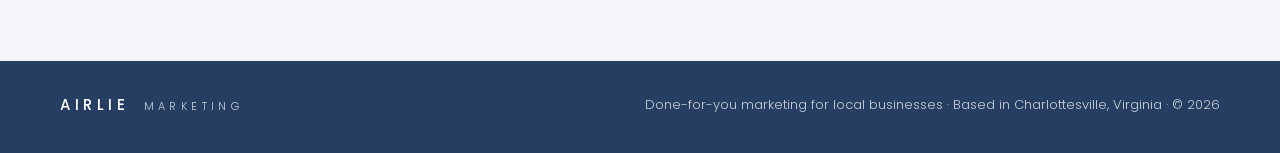
<file: contact.html>
<!DOCTYPE html>
<html lang="en">
<head>
  <meta charset="UTF-8" />
  <meta name="viewport" content="width=device-width, initial-scale=1.0" />
  <title>Get in Touch | Airlie Marketing</title>
  <meta name="description" content="Tell Airlie Marketing what you need — a Google profile, reviews, social posts or a website — and get a straight answer on which service fits.">

  <link rel="canonical" href="https://airliemarketing.com/contact">
  <meta property="og:title" content="Get in Touch | Airlie Marketing">
  <meta property="og:description" content="Tell Airlie Marketing what you need and get a straight answer on which service fits.">
  <meta property="og:type" content="website">
  <meta property="og:url" content="https://airliemarketing.com/contact">
  <meta property="og:image" content="https://airliemarketing.com/micah-scott.jpg">
  <meta name="twitter:card" content="summary_large_image">

  <link rel="icon" type="image/svg+xml" href="favicon.svg" />

  <!-- Fonts: Poppins + Caladea -->
  <link rel="preconnect" href="https://fonts.googleapis.com" />
  <link rel="preconnect" href="https://fonts.gstatic.com" crossorigin />
  <link href="https://fonts.googleapis.com/css2?family=Poppins:wght@300;400;500;600&family=Caladea:ital,wght@0,400;1,400&display=swap" rel="stylesheet" />

  <link rel="stylesheet" href="styles.css" />

  <!-- Breadcrumb -->
  <script type="application/ld+json">
  {
    "@context": "https://schema.org",
    "@type": "BreadcrumbList",
    "itemListElement": [
      { "@type": "ListItem", "position": 1, "name": "Home", "item": "https://airliemarketing.com/" },
      { "@type": "ListItem", "position": 2, "name": "Contact", "item": "https://airliemarketing.com/contact" }
    ]
  }
  </script>
</head>
<body>

  <!-- ============ HEADER / NAV ============ -->
  <header class="site-header">
    <div class="header-inner">
      <a href="index.html" class="wordmark" aria-label="Airlie Marketing — home">
        <span class="wm-name">AIRLIE</span>
        <span class="wm-rule"></span>
        <span class="wm-sub">MARKETING</span>
      </a>
      <nav class="main-nav" aria-label="Main">
        <div class="nav-links">
          <a href="index.html">Home</a>
          <a href="products.html">Services</a>
          <a href="products.html#plans">Plans</a>
          <a href="about.html">About</a>
          <a href="contact.html" class="active">Contact Us</a>
        </div>
        <a href="tel:+14342180755" class="nav-phone">(434) 218-0755</a>
        <a href="contact.html" class="btn btn-navcta">Get in touch</a>
        <button type="button" class="menu-toggle" aria-expanded="false" aria-controls="mobile-menu">
          <span class="menu-toggle-label">Menu</span>
          <span class="menu-toggle-lines" aria-hidden="true"><span></span><span></span><span></span></span>
        </button>
      </nav>
    </div>
  </header>

  <!-- Mobile menu panel -->
  <div class="mobile-menu" id="mobile-menu" aria-hidden="true">
    <div class="mobile-menu-top">
      <a href="index.html" class="wordmark" aria-label="Airlie Marketing — home">
        <span class="wm-name">AIRLIE</span>
        <span class="wm-rule"></span>
        <span class="wm-sub">MARKETING</span>
      </a>
      <button type="button" class="menu-close">Close</button>
    </div>
    <nav class="mobile-menu-links" aria-label="Mobile">
      <a href="index.html">Home</a>
      <a href="products.html">Services</a>
      <a href="products.html#plans">Plans</a>
      <a href="about.html">About</a>
      <a href="contact.html" class="active">Contact Us</a>
    </nav>
    <div class="mobile-menu-foot">
      <a href="tel:+14342180755" class="mobile-menu-phone">(434) 218-0755</a>
      <a href="contact.html" class="btn btn-navy">Get in touch</a>
    </div>
  </div>

  <main>

  <!-- ============ PAGE HERO ============ -->
  <section class="page-hero">
    <div class="container">
      <p class="eyebrow">Get in touch</p>
      <h1>Tell us what you need.</h1>
      <p class="lead">Share a little about your business and what you're looking for. We'll get back to you within one business day.</p>
    </div>
  </section>

  <!-- ============ CONTACT FORM ============ -->
  <section class="contact">
    <div class="container">
      <div class="contact-wrap">

        <div class="contact-card" id="form-card">
          <div class="form-error" id="form-error">That didn't send. Please try again, or email <a href="mailto:micah@airliemarketing.com">micah@airliemarketing.com</a>.</div>

          <form id="enquiry-form" action="https://api.web3forms.com/submit" method="POST">
            <input type="hidden" name="access_key" value="a2ffef39-b2a8-4dba-898c-4112eff6d57f">
            <input type="hidden" name="subject" value="New enquiry from airliemarketing.com">
            <input type="hidden" name="from_name" value="Airlie website">
            <input type="hidden" name="redirect" value="https://airliemarketing.com/contact?sent=1">
            <!-- Honeypot: real people never see or check this -->
            <input type="checkbox" name="botcheck" class="hp" tabindex="-1" autocomplete="off" style="display:none;">

            <div class="field">
              <label for="f-name">Name</label>
              <input id="f-name" type="text" name="name" required autocomplete="name">
            </div>
            <div class="field">
              <label for="f-business">Business name</label>
              <input id="f-business" type="text" name="business_name" required autocomplete="organization">
            </div>
            <div class="field">
              <label for="f-email">Email</label>
              <input id="f-email" type="email" name="email" required autocomplete="email">
            </div>
            <div class="field">
              <label for="f-phone">Phone (optional)</label>
              <input id="f-phone" type="tel" name="phone" autocomplete="tel">
            </div>
            <fieldset class="field checklist" id="f-services">
              <legend>What are you interested in? <span class="hint">Select all that apply</span></legend>
              <div class="check-grid">
                <label class="check"><input type="checkbox" name="services" value="Get Found plan" data-slug="plan-get-found"> Get Found plan</label>
                <label class="check"><input type="checkbox" name="services" value="Grow plan" data-slug="plan-grow"> Grow plan</label>
                <label class="check"><input type="checkbox" name="services" value="Google Profile Setup" data-slug="google-profile-setup"> Google Profile Setup</label>
                <label class="check"><input type="checkbox" name="services" value="Local SEO Foundation" data-slug="local-seo-foundation"> Local SEO Foundation</label>
                <label class="check"><input type="checkbox" name="services" value="Review Engine Setup" data-slug="review-engine-setup"> Review Engine Setup</label>
                <label class="check"><input type="checkbox" name="services" value="Review Management" data-slug="review-management"> Review Management</label>
                <label class="check"><input type="checkbox" name="services" value="Google Profile Management" data-slug="profile-management"> Google Profile Management</label>
                <label class="check"><input type="checkbox" name="services" value="30-Day Social Content Pack" data-slug="social-content-pack"> 30-Day Social Content Pack</label>
                <label class="check"><input type="checkbox" name="services" value="Website Refresh" data-slug="website-refresh"> Website Refresh</label>
                <label class="check"><input type="checkbox" name="services" value="One-Page Website Build" data-slug="one-page-build"> One-Page Website Build</label>
                <label class="check"><input type="checkbox" name="services" value="A larger website project" data-slug="larger-website"> A larger website project</label>
                <label class="check"><input type="checkbox" name="services" value="Strategy Call" data-slug="strategy-call"> Strategy Call</label>
                <label class="check"><input type="checkbox" name="services" value="Paid ads" data-slug="paid-ads"> Paid ads</label>
                <label class="check"><input type="checkbox" name="services" value="Something else" data-slug="other"> Something else</label>
                <label class="check"><input type="checkbox" name="services" value="Not sure yet" data-slug="not-sure"> Not sure yet</label>
              </div>
              <p class="field-error" id="services-error">Please choose at least one.</p>
            </fieldset>
            <div class="field">
              <label for="f-message">Anything else we should know?</label>
              <textarea id="f-message" name="message"></textarea>
            </div>

            <button type="submit" class="btn btn-primary">Send</button>
          </form>
        </div>

        <div class="form-success" id="form-success">
          <h3>Thanks — we've got it.</h3>
          <p>We'll be in touch within one business day.</p>
          <a href="products.html">See services &amp; pricing</a>
        </div>

        <p class="contact-aside">Prefer to call or text? <a href="tel:+14342180755">(434) 218-0755</a> · <a href="mailto:micah@airliemarketing.com?subject=Question%20about%20Airlie%20Marketing&body=Hi%20Micah%2C%0A%0AI%27d%20like%20to%20learn%20more%20about%20Airlie%20Marketing.%20Here%27s%20a%20bit%20about%20my%20business%3A%0A%0A-%20Business%20name%3A%0A-%20What%20your%20business%20does%3A%0A-%20Best%20number%20to%20reach%20me%3A%0A%0AThanks!">micah@airliemarketing.com</a></p>

      </div>
    </div>
  </section>

  </main>

  <!-- ============ FOOTER ============ -->
  <footer class="site-footer">
    <div class="container footer-row">
      <a href="index.html" class="wordmark-inline" aria-label="Airlie Marketing — home">AIRLIE <span class="wmi-sub">MARKETING</span></a>
      <p class="footer-line">Done-for-you marketing for local businesses · Based in Charlottesville, Virginia · © 2026</p>
    </div>
  </footer>

  <!-- Mobile sticky CTA (phones only) -->
  <div class="mobile-cta-bar">
    <a href="contact.html" class="btn btn-gold">Get in touch</a>
    <a href="tel:+14342180755" class="mobile-cta-call">or call <span class="num">(434) 218-0755</span></a>
  </div>

  <script>
  (function () {
    var form = document.getElementById('enquiry-form');
    var card = document.getElementById('form-card');
    var success = document.getElementById('form-success');
    var errorBox = document.getElementById('form-error');
    var params = new URLSearchParams(window.location.search);

    // Pre-check the service from ?service=<slug>; ignore unknown values.
    var svc = params.get('service');
    if (svc && form) {
      var box = form.querySelector('input[name="services"][data-slug="' + svc.replace(/[^a-z0-9-]/g, '') + '"]');
      if (box) box.checked = true;
    }
    // Arrived via the no-JS redirect (?sent=1): show success in place of the form.
    if (params.get('sent') === '1') {
      if (card) card.style.display = 'none';
      if (success) success.style.display = 'block';
    }

    if (form) {
      form.addEventListener('submit', function (e) {
        e.preventDefault();
        if (errorBox) errorBox.style.display = 'none';
        var btn = form.querySelector('button[type="submit"]');
        var label = btn ? btn.textContent : '';
        if (btn) { btn.disabled = true; btn.textContent = 'Sending…'; }

        var picked = Array.prototype.map.call(form.querySelectorAll('input[name="services"]:checked'), function (c) { return c.value; });
        var svcErr = document.getElementById('services-error');
        if (!picked.length) {
          if (svcErr) svcErr.style.display = 'block';
          if (btn) { btn.disabled = false; btn.textContent = label; }
          document.getElementById('f-services').scrollIntoView({ behavior: 'smooth', block: 'center' });
          return;
        }
        if (svcErr) svcErr.style.display = 'none';
        var fd = new FormData(form);
        fd.delete('services');
        var data = Object.fromEntries(fd);
        data.services = picked.join(', ');
        fetch('https://api.web3forms.com/submit', {
          method: 'POST',
          headers: { 'Content-Type': 'application/json', 'Accept': 'application/json' },
          body: JSON.stringify(data)
        })
        .then(function (res) {
          return res.json().then(function (json) { return { ok: res.ok, json: json }; });
        })
        .then(function (r) {
          if (r.ok && r.json && r.json.success !== false) {
            card.style.display = 'none';
            success.style.display = 'block';
            success.scrollIntoView({ behavior: 'smooth', block: 'center' });
          } else {
            throw new Error('submit failed');
          }
        })
        .catch(function () {
          if (errorBox) errorBox.style.display = 'block';
          if (btn) { btn.disabled = false; btn.textContent = label; }
        });
      });
    }
  })();
  </script>

  <!-- Mobile menu (open/close, Escape, focus, scroll-lock) -->
  <script>
  (function () {
    var toggle = document.querySelector('.menu-toggle');
    var panel = document.getElementById('mobile-menu');
    if (!toggle || !panel) return;
    var closeBtn = panel.querySelector('.menu-close');
    function focusables() { return panel.querySelectorAll('a[href], button:not([disabled])'); }
    function onKey(e) {
      if (e.key === 'Escape') { e.preventDefault(); closeMenu(); return; }
      if (e.key === 'Tab') {
        var f = focusables(); if (!f.length) return;
        var first = f[0], last = f[f.length - 1];
        if (e.shiftKey && document.activeElement === first) { e.preventDefault(); last.focus(); }
        else if (!e.shiftKey && document.activeElement === last) { e.preventDefault(); first.focus(); }
      }
    }
    function openMenu() {
      panel.classList.add('open');
      panel.setAttribute('aria-hidden', 'false');
      toggle.setAttribute('aria-expanded', 'true');
      document.body.classList.add('menu-open');
      document.addEventListener('keydown', onKey, true);
      (closeBtn || focusables()[0]).focus();
    }
    function closeMenu() {
      panel.classList.remove('open');
      panel.setAttribute('aria-hidden', 'true');
      toggle.setAttribute('aria-expanded', 'false');
      document.body.classList.remove('menu-open');
      document.removeEventListener('keydown', onKey, true);
      toggle.focus();
    }
    toggle.addEventListener('click', function () {
      panel.classList.contains('open') ? closeMenu() : openMenu();
    });
    if (closeBtn) closeBtn.addEventListener('click', closeMenu);
    Array.prototype.forEach.call(panel.querySelectorAll('a'), function (a) {
      a.addEventListener('click', closeMenu);
    });
    window.addEventListener('resize', function () {
      if (window.innerWidth > 900 && panel.classList.contains('open')) closeMenu();
    });
  })();
  </script>

</body>
</html>
</file>
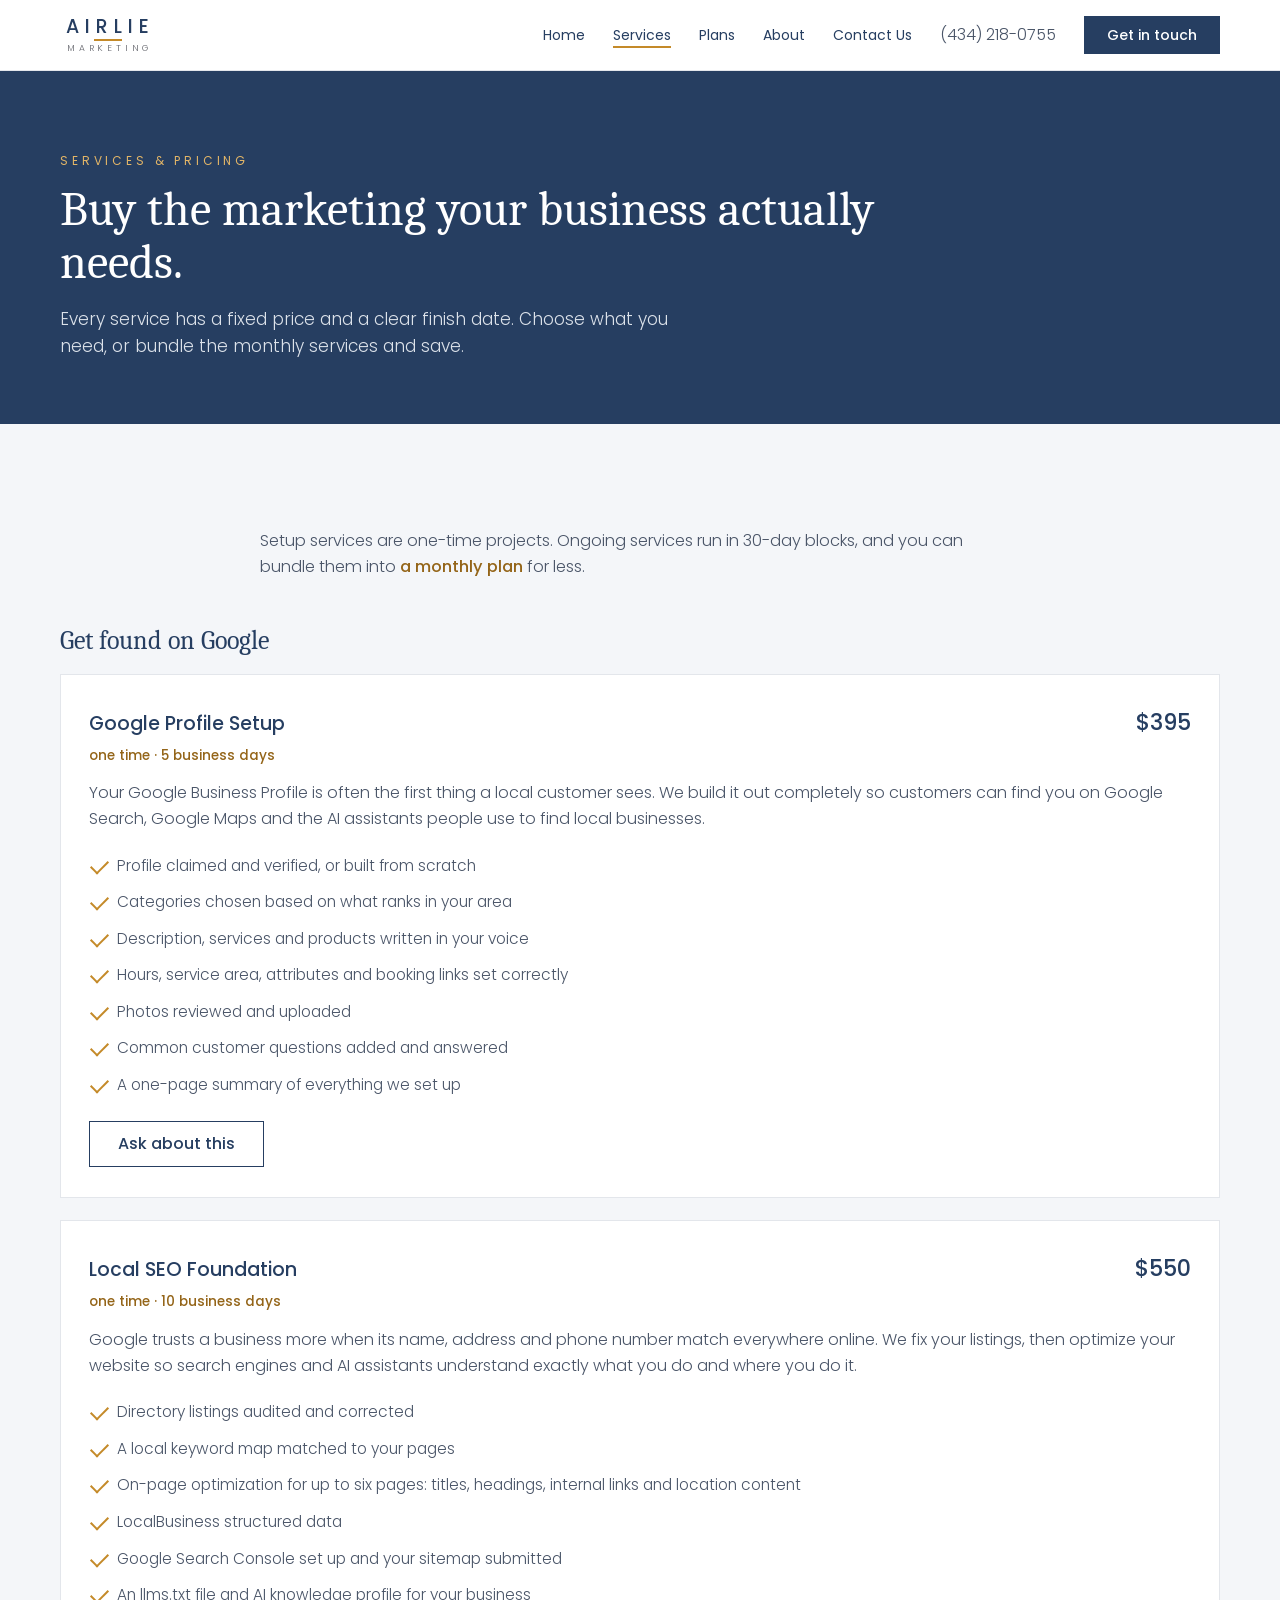
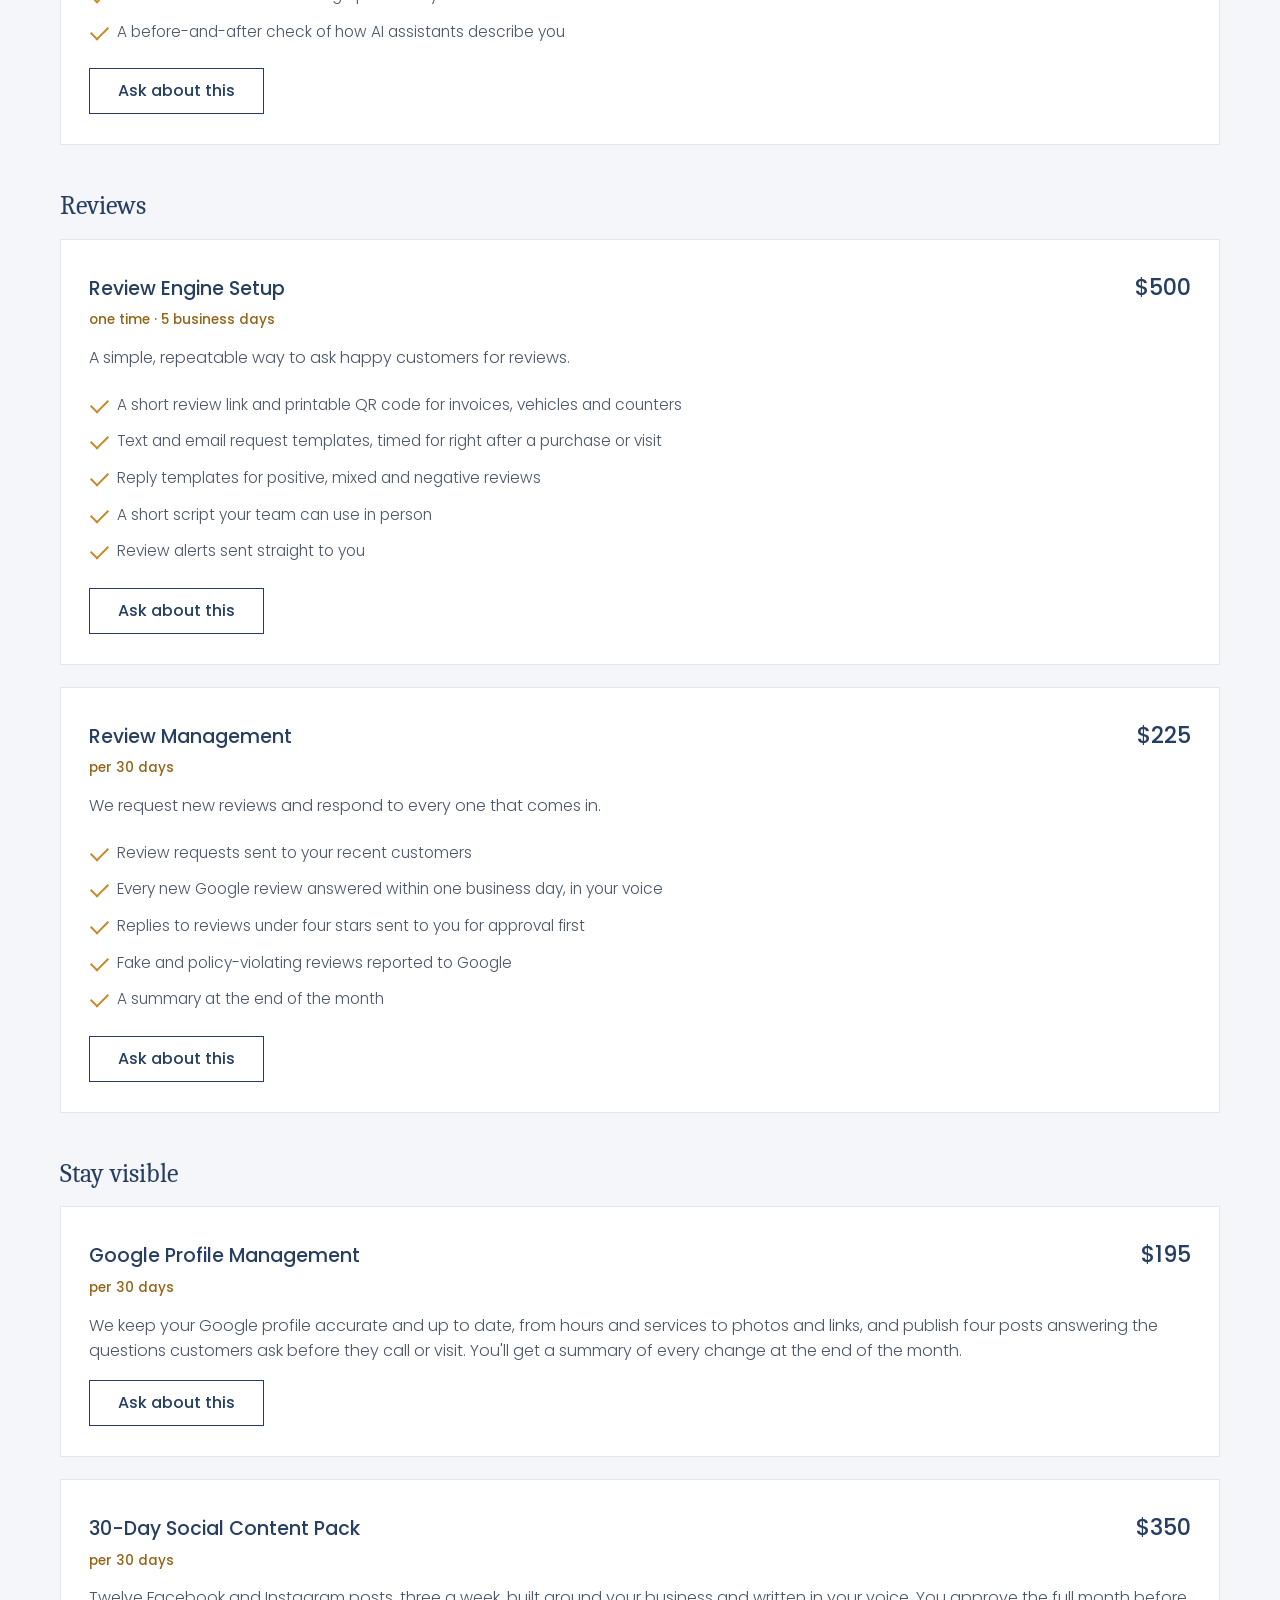
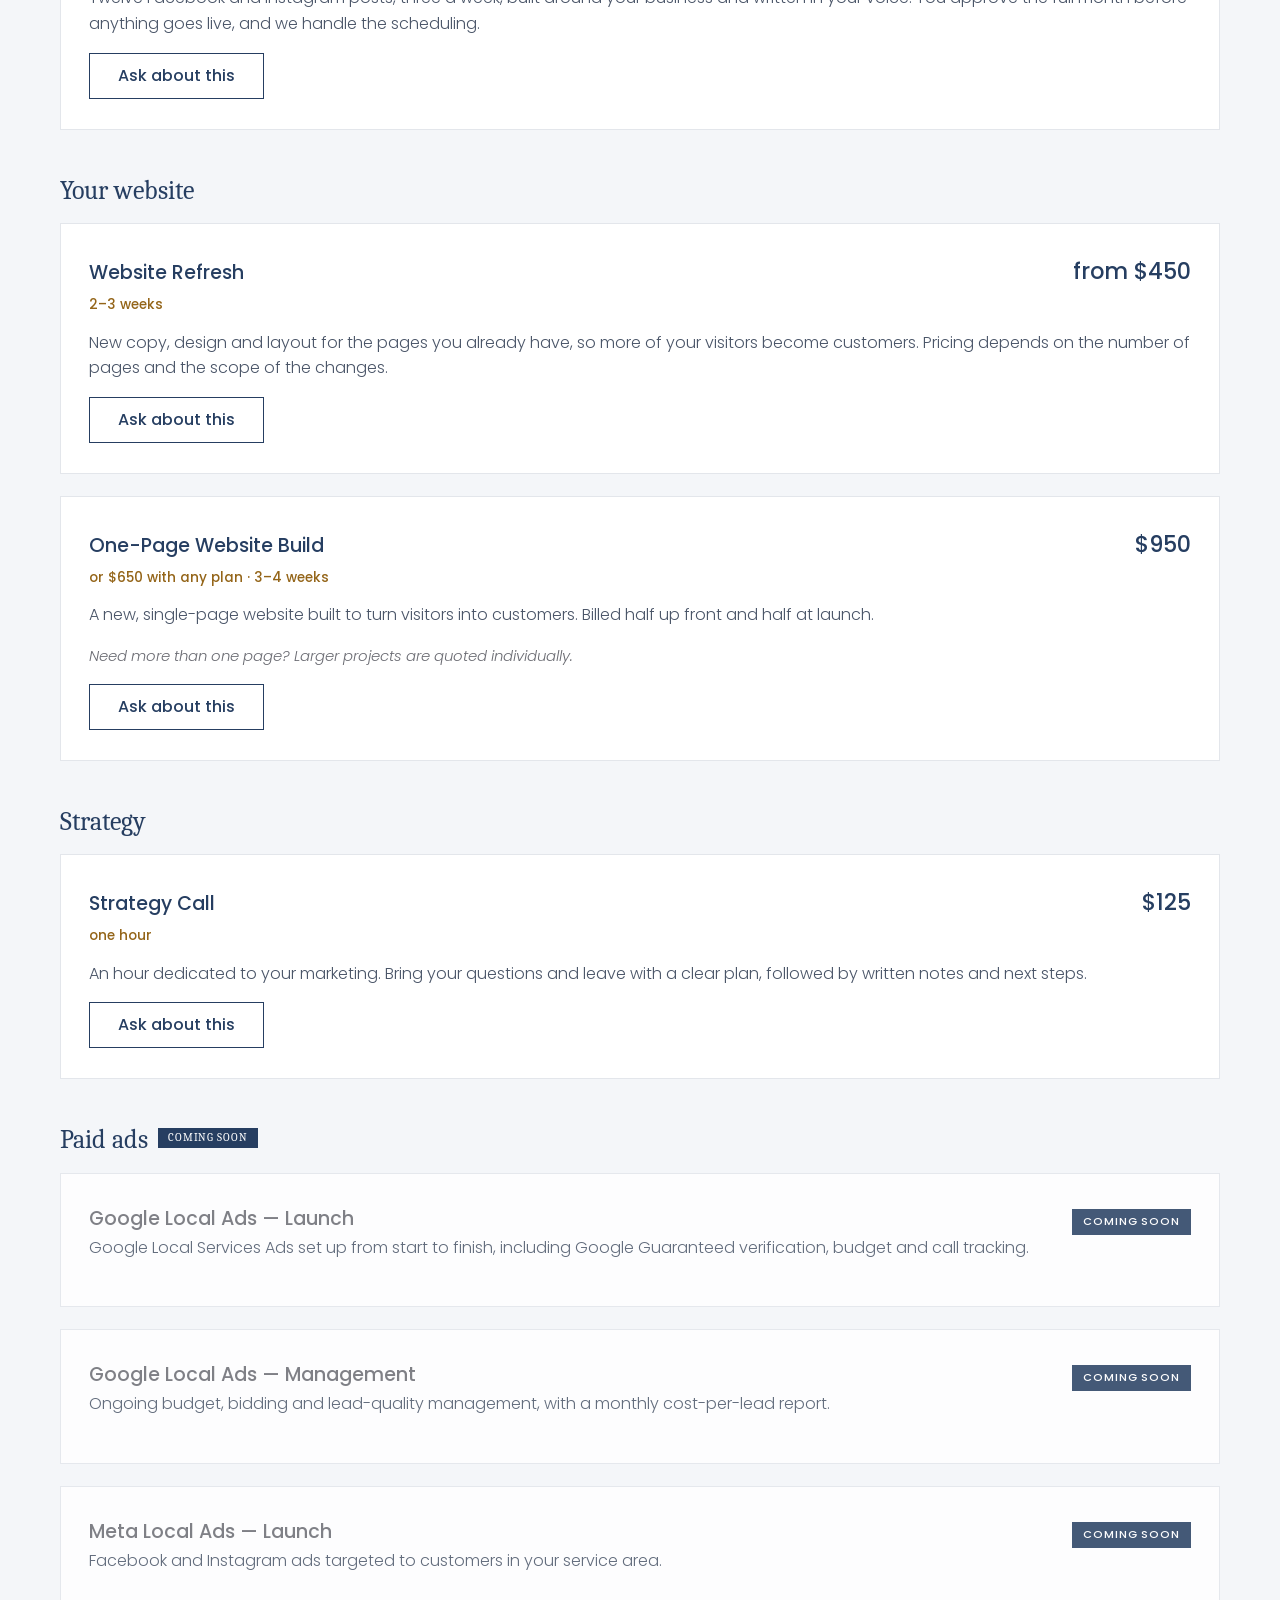
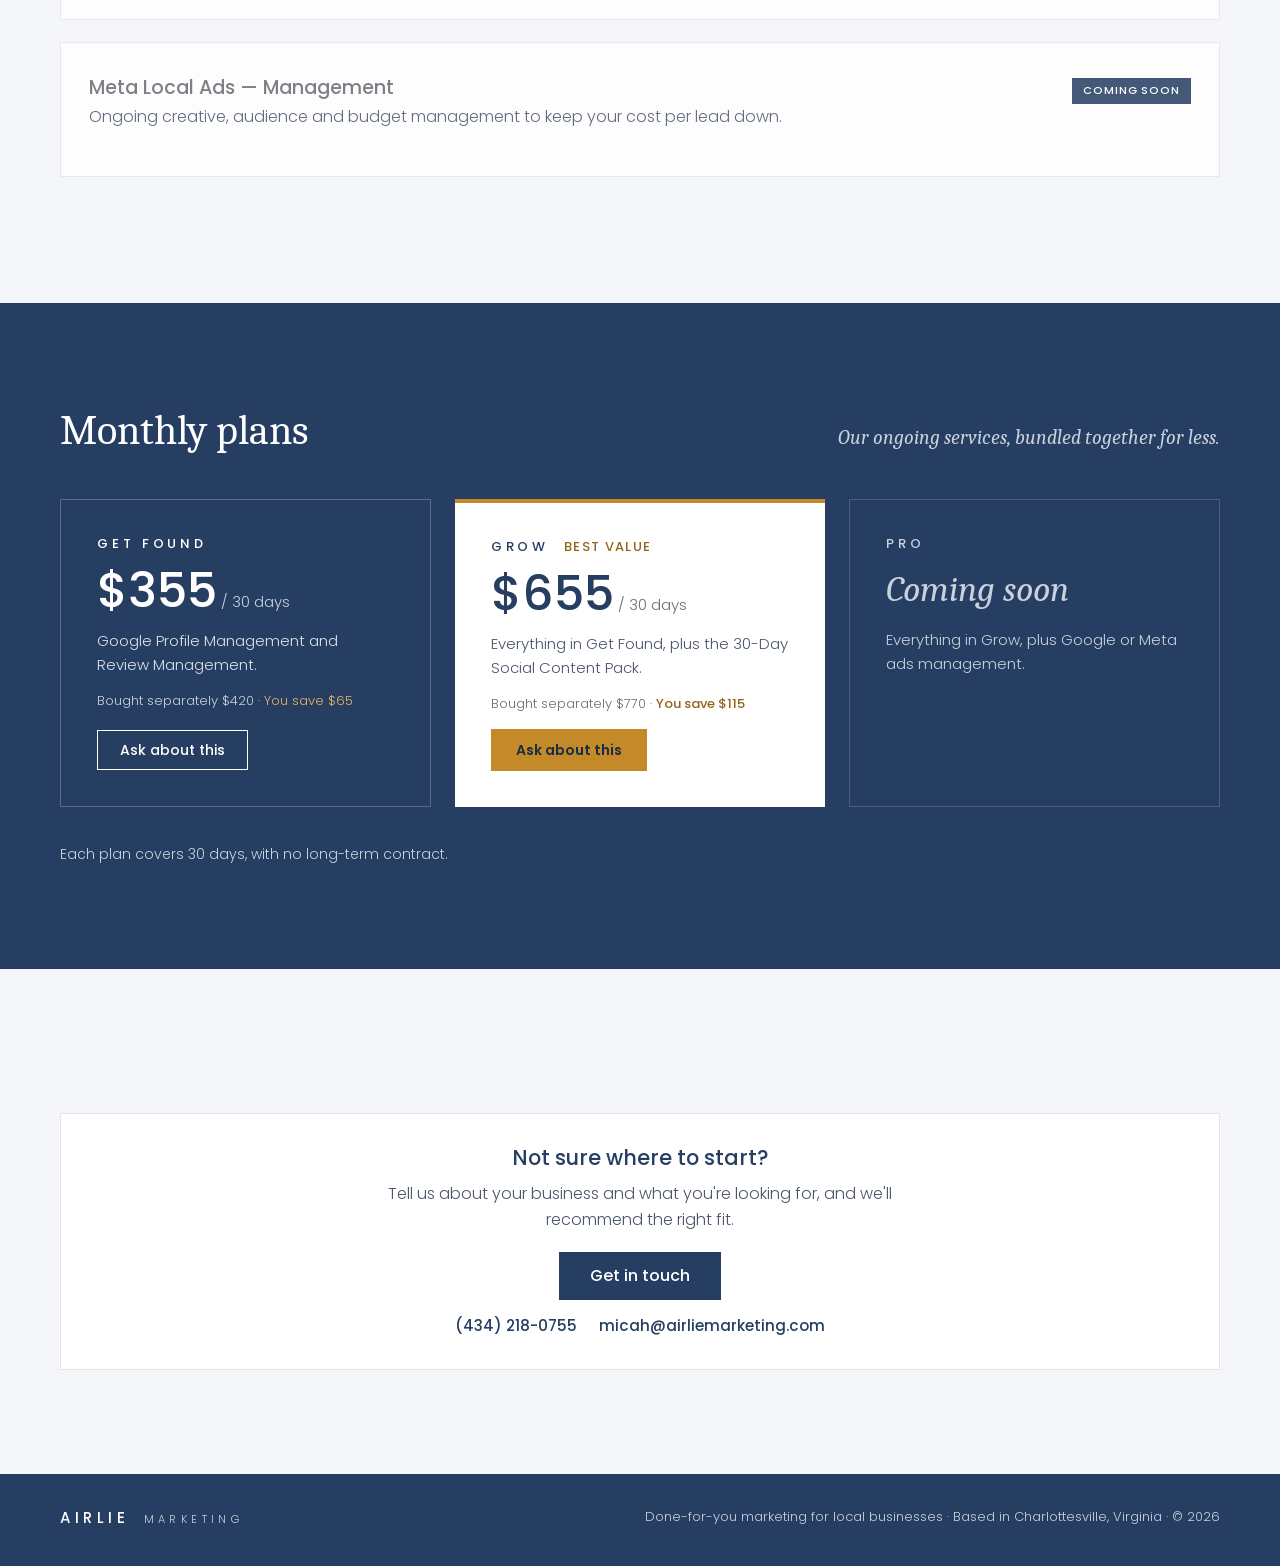
<file: products.html>
<!DOCTYPE html>
<html lang="en">
<head>
  <meta charset="UTF-8" />
  <meta name="viewport" content="width=device-width, initial-scale=1.0" />
  <title>Marketing Services &amp; Prices | Airlie Marketing</title>
  <meta name="description" content="Fixed-price local marketing services for Charlottesville businesses: Google Business Profile, Local SEO, reviews, social posts and websites. Buy one, or bundle and save.">

  <link rel="canonical" href="https://airliemarketing.com/products">
  <meta property="og:title" content="Marketing Services &amp; Prices | Airlie Marketing">
  <meta property="og:description" content="Fixed-price local marketing services for Charlottesville businesses. Buy one, or bundle and save.">
  <meta property="og:type" content="website">
  <meta property="og:url" content="https://airliemarketing.com/products">
  <meta property="og:image" content="https://airliemarketing.com/micah-scott.jpg">
  <meta name="twitter:card" content="summary_large_image">

  <link rel="icon" type="image/svg+xml" href="favicon.svg" />

  <!-- Fonts: Poppins + Caladea -->
  <link rel="preconnect" href="https://fonts.googleapis.com" />
  <link rel="preconnect" href="https://fonts.gstatic.com" crossorigin />
  <link href="https://fonts.googleapis.com/css2?family=Poppins:wght@300;400;500;600&family=Caladea:ital,wght@0,400;1,400&display=swap" rel="stylesheet" />

  <link rel="stylesheet" href="styles.css" />

  <!-- Services & plans (live items) -->
  <script type="application/ld+json">
  {
    "@context": "https://schema.org",
    "@type": "OfferCatalog",
    "name": "Marketing services and plans",
    "url": "https://airliemarketing.com/products",
    "provider": { "@id": "https://airliemarketing.com/#organization" },
    "itemListElement": [
      {
        "@type": "Offer",
        "price": "395",
        "priceCurrency": "USD",
        "url": "https://airliemarketing.com/products",
        "itemOffered": {
          "@type": "Service",
          "name": "Google Profile Setup",
          "serviceType": "Google Business Profile setup",
          "description": "Your Google Business Profile built out properly for Google search, the map pack and AI assistants, in five business days.",
          "provider": { "@id": "https://airliemarketing.com/#organization" },
          "areaServed": { "@type": "City", "name": "Charlottesville" }
        }
      },
      {
        "@type": "Offer",
        "price": "550",
        "priceCurrency": "USD",
        "url": "https://airliemarketing.com/products",
        "itemOffered": {
          "@type": "Service",
          "name": "Local SEO Foundation",
          "serviceType": "Local SEO",
          "description": "Listings fixed, a keyword map, on-page work on up to six pages, structured data, Search Console and AI visibility work, in ten business days.",
          "provider": { "@id": "https://airliemarketing.com/#organization" },
          "areaServed": { "@type": "City", "name": "Charlottesville" }
        }
      },
      {
        "@type": "Offer",
        "price": "500",
        "priceCurrency": "USD",
        "url": "https://airliemarketing.com/products",
        "itemOffered": {
          "@type": "Service",
          "name": "Review Engine Setup",
          "serviceType": "Online review management setup",
          "description": "A review link and QR code, request and reply templates, a crew script and alerts, so asking for reviews becomes part of the job.",
          "provider": { "@id": "https://airliemarketing.com/#organization" },
          "areaServed": { "@type": "City", "name": "Charlottesville" }
        }
      },
      {
        "@type": "Offer",
        "price": "225",
        "priceCurrency": "USD",
        "url": "https://airliemarketing.com/products",
        "itemOffered": {
          "@type": "Service",
          "name": "Review Management",
          "serviceType": "Online review management",
          "description": "A 30-day block of review requests and replies, with every new review answered in your voice and anything under four stars sent to you first.",
          "provider": { "@id": "https://airliemarketing.com/#organization" },
          "areaServed": { "@type": "City", "name": "Charlottesville" }
        }
      },
      {
        "@type": "Offer",
        "price": "195",
        "priceCurrency": "USD",
        "url": "https://airliemarketing.com/products",
        "itemOffered": {
          "@type": "Service",
          "name": "Google Profile Management",
          "serviceType": "Google Business Profile management",
          "description": "A 30-day block keeping your Google Business Profile complete and correct, with four posts answering the questions customers ask before they book.",
          "provider": { "@id": "https://airliemarketing.com/#organization" },
          "areaServed": { "@type": "City", "name": "Charlottesville" }
        }
      },
      {
        "@type": "Offer",
        "price": "350",
        "priceCurrency": "USD",
        "url": "https://airliemarketing.com/products",
        "itemOffered": {
          "@type": "Service",
          "name": "30-Day Social Content Pack",
          "serviceType": "Social media management",
          "description": "Twelve Facebook and Instagram posts in your voice, built from your real jobs and approved by you before anything publishes.",
          "provider": { "@id": "https://airliemarketing.com/#organization" },
          "areaServed": { "@type": "City", "name": "Charlottesville" }
        }
      },
      {
        "@type": "Offer",
        "price": "950",
        "priceCurrency": "USD",
        "url": "https://airliemarketing.com/products",
        "itemOffered": {
          "@type": "Service",
          "name": "One-Page Website Build",
          "serviceType": "Website development",
          "description": "A complete new page built to turn someone who found you into someone who calls you; $650 with any plan, billed half up front and half at launch.",
          "provider": { "@id": "https://airliemarketing.com/#organization" },
          "areaServed": { "@type": "City", "name": "Charlottesville" }
        }
      },
      {
        "@type": "Offer",
        "price": "125",
        "priceCurrency": "USD",
        "url": "https://airliemarketing.com/products",
        "itemOffered": {
          "@type": "Service",
          "name": "Strategy Call",
          "serviceType": "Marketing consulting",
          "description": "One hour on your marketing, with notes afterwards and a written list of what to do next.",
          "provider": { "@id": "https://airliemarketing.com/#organization" },
          "areaServed": { "@type": "City", "name": "Charlottesville" }
        }
      },
      {
        "@type": "Offer",
        "price": "355",
        "priceCurrency": "USD",
        "url": "https://airliemarketing.com/products#plans",
        "itemOffered": {
          "@type": "Service",
          "name": "Get Found plan",
          "serviceType": "Local marketing plan",
          "description": "Google Profile Management plus Review Management, bundled for less than buying them separately.",
          "provider": { "@id": "https://airliemarketing.com/#organization" },
          "areaServed": { "@type": "City", "name": "Charlottesville" }
        }
      },
      {
        "@type": "Offer",
        "price": "655",
        "priceCurrency": "USD",
        "url": "https://airliemarketing.com/products#plans",
        "itemOffered": {
          "@type": "Service",
          "name": "Grow plan",
          "serviceType": "Local marketing plan",
          "description": "Everything in Get Found plus the 30-Day Social Content Pack, bundled for less than buying them separately.",
          "provider": { "@id": "https://airliemarketing.com/#organization" },
          "areaServed": { "@type": "City", "name": "Charlottesville" }
        }
      }
    ]
  }
  </script>

  <!-- Breadcrumb -->
  <script type="application/ld+json">
  {
    "@context": "https://schema.org",
    "@type": "BreadcrumbList",
    "itemListElement": [
      { "@type": "ListItem", "position": 1, "name": "Home", "item": "https://airliemarketing.com/" },
      { "@type": "ListItem", "position": 2, "name": "Services", "item": "https://airliemarketing.com/products" }
    ]
  }
  </script>
</head>
<body>

  <!-- ============ HEADER / NAV ============ -->
  <header class="site-header">
    <div class="header-inner">
      <a href="index.html" class="wordmark" aria-label="Airlie Marketing — home">
        <span class="wm-name">AIRLIE</span>
        <span class="wm-rule"></span>
        <span class="wm-sub">MARKETING</span>
      </a>
      <nav class="main-nav" aria-label="Main">
        <div class="nav-links">
          <a href="index.html">Home</a>
          <a href="products.html" class="active">Services</a>
          <a href="products.html#plans">Plans</a>
          <a href="about.html">About</a>
          <a href="contact.html">Contact Us</a>
        </div>
        <a href="tel:+14342180755" class="nav-phone">(434) 218-0755</a>
        <a href="contact.html" class="btn btn-navcta">Get in touch</a>
        <button type="button" class="menu-toggle" aria-expanded="false" aria-controls="mobile-menu">
          <span class="menu-toggle-label">Menu</span>
          <span class="menu-toggle-lines" aria-hidden="true"><span></span><span></span><span></span></span>
        </button>
      </nav>
    </div>
  </header>

  <!-- Mobile menu panel -->
  <div class="mobile-menu" id="mobile-menu" aria-hidden="true">
    <div class="mobile-menu-top">
      <a href="index.html" class="wordmark" aria-label="Airlie Marketing — home">
        <span class="wm-name">AIRLIE</span>
        <span class="wm-rule"></span>
        <span class="wm-sub">MARKETING</span>
      </a>
      <button type="button" class="menu-close">Close</button>
    </div>
    <nav class="mobile-menu-links" aria-label="Mobile">
      <a href="index.html">Home</a>
      <a href="products.html" class="active">Services</a>
      <a href="products.html#plans">Plans</a>
      <a href="about.html">About</a>
      <a href="contact.html">Contact Us</a>
    </nav>
    <div class="mobile-menu-foot">
      <a href="tel:+14342180755" class="mobile-menu-phone">(434) 218-0755</a>
      <a href="contact.html" class="btn btn-navy">Get in touch</a>
    </div>
  </div>

  <main>

  <!-- ============ PAGE HERO ============ -->
  <section class="page-hero">
    <div class="container">
      <p class="eyebrow">Services &amp; pricing</p>
      <h1>Buy the marketing your business actually needs.</h1>
      <p class="lead">Every service has a fixed price and a clear finish date. Choose what you need, or bundle the monthly services and save.</p>
    </div>
  </section>

  <!-- ============ PRODUCTS ============ -->
  <section class="products">
    <div class="container">

      <div class="products-intro">
        <p>Setup services are one-time projects. Ongoing services run in 30-day blocks, and you can bundle them into <a href="#plans">a monthly plan</a> for less.</p>
      </div>

      <!-- Group: Get found -->
      <h2 class="product-group-title">Get found on Google</h2>

      <div class="product-card">
        <div class="product-top">
          <div class="product-name">Google Profile Setup</div>
          <div class="product-price">$395</div>
        </div>
        <div class="product-label">one time · 5 business days</div>
        <p class="product-desc">Your Google Business Profile is often the first thing a local customer sees. We build it out completely so customers can find you on Google Search, Google Maps and the AI assistants people use to find local businesses.</p>
        <ul class="product-bullets">
          <li>Profile claimed and verified, or built from scratch</li>
          <li>Categories chosen based on what ranks in your area</li>
          <li>Description, services and products written in your voice</li>
          <li>Hours, service area, attributes and booking links set correctly</li>
          <li>Photos reviewed and uploaded</li>
          <li>Common customer questions added and answered</li>
          <li>A one-page summary of everything we set up</li>
        </ul>
        <a href="contact.html?service=google-profile-setup" class="btn btn-outline">Ask about this</a>
      </div>

      <div class="product-card">
        <div class="product-top">
          <div class="product-name">Local SEO Foundation</div>
          <div class="product-price">$550</div>
        </div>
        <div class="product-label">one time · 10 business days</div>
        <p class="product-desc">Google trusts a business more when its name, address and phone number match everywhere online. We fix your listings, then optimize your website so search engines and AI assistants understand exactly what you do and where you do it.</p>
        <ul class="product-bullets">
          <li>Directory listings audited and corrected</li>
          <li>A local keyword map matched to your pages</li>
          <li>On-page optimization for up to six pages: titles, headings, internal links and location content</li>
          <li>LocalBusiness structured data</li>
          <li>Google Search Console set up and your sitemap submitted</li>
          <li>An llms.txt file and AI knowledge profile for your business</li>
          <li>A before-and-after check of how AI assistants describe you</li>
        </ul>
        <a href="contact.html?service=local-seo-foundation" class="btn btn-outline">Ask about this</a>
      </div>

      <!-- Group: Reviews -->
      <h2 class="product-group-title">Reviews</h2>

      <div class="product-card">
        <div class="product-top">
          <div class="product-name">Review Engine Setup</div>
          <div class="product-price">$500</div>
        </div>
        <div class="product-label">one time · 5 business days</div>
        <p class="product-desc">A simple, repeatable way to ask happy customers for reviews.</p>
        <ul class="product-bullets">
          <li>A short review link and printable QR code for invoices, vehicles and counters</li>
          <li>Text and email request templates, timed for right after a purchase or visit</li>
          <li>Reply templates for positive, mixed and negative reviews</li>
          <li>A short script your team can use in person</li>
          <li>Review alerts sent straight to you</li>
        </ul>
        <a href="contact.html?service=review-engine-setup" class="btn btn-outline">Ask about this</a>
      </div>

      <div class="product-card">
        <div class="product-top">
          <div class="product-name">Review Management</div>
          <div class="product-price">$225</div>
        </div>
        <div class="product-label">per 30 days</div>
        <p class="product-desc">We request new reviews and respond to every one that comes in.</p>
        <ul class="product-bullets">
          <li>Review requests sent to your recent customers</li>
          <li>Every new Google review answered within one business day, in your voice</li>
          <li>Replies to reviews under four stars sent to you for approval first</li>
          <li>Fake and policy-violating reviews reported to Google</li>
          <li>A summary at the end of the month</li>
        </ul>
        <a href="contact.html?service=review-management" class="btn btn-outline">Ask about this</a>
      </div>

      <!-- Group: Ongoing -->
      <h2 class="product-group-title">Stay visible</h2>

      <div class="product-card">
        <div class="product-top">
          <div class="product-name">Google Profile Management</div>
          <div class="product-price">$195</div>
        </div>
        <div class="product-label">per 30 days</div>
        <p class="product-desc">We keep your Google profile accurate and up to date, from hours and services to photos and links, and publish four posts answering the questions customers ask before they call or visit. You'll get a summary of every change at the end of the month.</p>
        <a href="contact.html?service=profile-management" class="btn btn-outline">Ask about this</a>
      </div>

      <div class="product-card">
        <div class="product-top">
          <div class="product-name">30-Day Social Content Pack</div>
          <div class="product-price">$350</div>
        </div>
        <div class="product-label">per 30 days</div>
        <p class="product-desc">Twelve Facebook and Instagram posts, three a week, built around your business and written in your voice. You approve the full month before anything goes live, and we handle the scheduling.</p>
        <a href="contact.html?service=social-content-pack" class="btn btn-outline">Ask about this</a>
      </div>

      <!-- Group: Your website -->
      <h2 class="product-group-title">Your website</h2>

      <div class="product-card">
        <div class="product-top">
          <div class="product-name">Website Refresh</div>
          <div class="product-price">from $450</div>
        </div>
        <div class="product-label">2–3 weeks</div>
        <p class="product-desc">New copy, design and layout for the pages you already have, so more of your visitors become customers. Pricing depends on the number of pages and the scope of the changes.</p>
        <a href="contact.html?service=website-refresh" class="btn btn-outline">Ask about this</a>
      </div>

      <div class="product-card">
        <div class="product-top">
          <div class="product-name">One-Page Website Build</div>
          <div class="product-price">$950</div>
        </div>
        <div class="product-label">or $650 with any plan · 3–4 weeks</div>
        <p class="product-desc">A new, single-page website built to turn visitors into customers. Billed half up front and half at launch.</p>
        <p class="product-caveat">Need more than one page? Larger projects are quoted individually.</p>
        <a href="contact.html?service=one-page-build" class="btn btn-outline">Ask about this</a>
      </div>

      <!-- Group: Strategy -->
      <h2 class="product-group-title">Strategy</h2>

      <div class="product-card">
        <div class="product-top">
          <div class="product-name">Strategy Call</div>
          <div class="product-price">$125</div>
        </div>
        <div class="product-label">one hour</div>
        <p class="product-desc">An hour dedicated to your marketing. Bring your questions and leave with a clear plan, followed by written notes and next steps.</p>
        <a href="contact.html?service=strategy-call" class="btn btn-outline">Ask about this</a>
      </div>

      <!-- Group: Paid ads (coming soon) -->
      <h2 class="product-group-title">Paid ads <span class="chip-soon">Coming soon</span></h2>

      <div class="product-card soon">
        <div class="product-top">
          <div class="product-name">Google Local Ads — Launch</div>
          <span class="product-soon-badge">Coming soon</span>
        </div>
        <p class="product-desc">Google Local Services Ads set up from start to finish, including Google Guaranteed verification, budget and call tracking.</p>
      </div>

      <div class="product-card soon">
        <div class="product-top">
          <div class="product-name">Google Local Ads — Management</div>
          <span class="product-soon-badge">Coming soon</span>
        </div>
        <p class="product-desc">Ongoing budget, bidding and lead-quality management, with a monthly cost-per-lead report.</p>
      </div>

      <div class="product-card soon">
        <div class="product-top">
          <div class="product-name">Meta Local Ads — Launch</div>
          <span class="product-soon-badge">Coming soon</span>
        </div>
        <p class="product-desc">Facebook and Instagram ads targeted to customers in your service area.</p>
      </div>

      <div class="product-card soon">
        <div class="product-top">
          <div class="product-name">Meta Local Ads — Management</div>
          <span class="product-soon-badge">Coming soon</span>
        </div>
        <p class="product-desc">Ongoing creative, audience and budget management to keep your cost per lead down.</p>
      </div>

    </div>
  </section>

  <!-- ============ MONTHLY PLANS ============ -->
  <section class="plans" id="plans">
    <div class="container">
      <div class="plans-head">
        <h2>Monthly plans</h2>
        <p class="plans-tag">Our ongoing services, bundled together for less.</p>
      </div>
      <div class="plans-grid">
        <div class="plan-card">
          <h3 class="plan-name">GET FOUND</h3>
          <p class="plan-price">$355<span> / 30 days</span></p>
          <p class="plan-desc">Google Profile Management and Review Management.</p>
          <p class="plan-maths">Bought separately $420 · <span class="save">You save $65</span></p>
          <a href="contact.html?service=plan-get-found" class="btn btn-plan-outline">Ask about this</a>
        </div>
        <div class="plan-card featured">
          <h3 class="plan-name">GROW <span class="plan-badge">BEST VALUE</span></h3>
          <p class="plan-price">$655<span> / 30 days</span></p>
          <p class="plan-desc">Everything in Get Found, plus the 30-Day Social Content Pack.</p>
          <p class="plan-maths">Bought separately $770 · <span class="save">You save $115</span></p>
          <a href="contact.html?service=plan-grow" class="btn btn-gold plan-btn">Ask about this</a>
        </div>
        <div class="plan-card soon">
          <h3 class="plan-name">PRO</h3>
          <p class="plan-soon">Coming soon</p>
          <p class="plan-desc">Everything in Grow, plus Google or Meta ads management.</p>
        </div>
      </div>
      <p class="plans-note">Each plan covers 30 days, with no long-term contract.</p>
    </div>
  </section>

  <!-- ============ NOT SURE / HELP ============ -->
  <section class="help-section">
    <div class="container">
      <div class="help-block">
        <h3>Not sure where to start?</h3>
        <p>Tell us about your business and what you're looking for, and we'll recommend the right fit.</p>
        <div class="help-actions">
          <a href="contact.html" class="btn btn-primary">Get in touch</a>
          <div class="help-contact">
            <a href="tel:+14342180755">(434) 218-0755</a>
            <a href="mailto:micah@airliemarketing.com?subject=Question%20about%20Airlie%20Marketing">micah@airliemarketing.com</a>
          </div>
        </div>
      </div>
    </div>
  </section>

  </main>

  <!-- ============ FOOTER ============ -->
  <footer class="site-footer">
    <div class="container footer-row">
      <a href="index.html" class="wordmark-inline" aria-label="Airlie Marketing — home">AIRLIE <span class="wmi-sub">MARKETING</span></a>
      <p class="footer-line">Done-for-you marketing for local businesses · Based in Charlottesville, Virginia · © 2026</p>
    </div>
  </footer>

  <!-- Mobile sticky CTA (phones only) -->
  <div class="mobile-cta-bar">
    <a href="contact.html" class="btn btn-gold">Get in touch</a>
    <a href="tel:+14342180755" class="mobile-cta-call">or call <span class="num">(434) 218-0755</span></a>
  </div>

  <!-- Mobile menu (open/close, Escape, focus, scroll-lock) -->
  <script>
  (function () {
    var toggle = document.querySelector('.menu-toggle');
    var panel = document.getElementById('mobile-menu');
    if (!toggle || !panel) return;
    var closeBtn = panel.querySelector('.menu-close');
    function focusables() { return panel.querySelectorAll('a[href], button:not([disabled])'); }
    function onKey(e) {
      if (e.key === 'Escape') { e.preventDefault(); closeMenu(); return; }
      if (e.key === 'Tab') {
        var f = focusables(); if (!f.length) return;
        var first = f[0], last = f[f.length - 1];
        if (e.shiftKey && document.activeElement === first) { e.preventDefault(); last.focus(); }
        else if (!e.shiftKey && document.activeElement === last) { e.preventDefault(); first.focus(); }
      }
    }
    function openMenu() {
      panel.classList.add('open');
      panel.setAttribute('aria-hidden', 'false');
      toggle.setAttribute('aria-expanded', 'true');
      document.body.classList.add('menu-open');
      document.addEventListener('keydown', onKey, true);
      (closeBtn || focusables()[0]).focus();
    }
    function closeMenu() {
      panel.classList.remove('open');
      panel.setAttribute('aria-hidden', 'true');
      toggle.setAttribute('aria-expanded', 'false');
      document.body.classList.remove('menu-open');
      document.removeEventListener('keydown', onKey, true);
      toggle.focus();
    }
    toggle.addEventListener('click', function () {
      panel.classList.contains('open') ? closeMenu() : openMenu();
    });
    if (closeBtn) closeBtn.addEventListener('click', closeMenu);
    Array.prototype.forEach.call(panel.querySelectorAll('a'), function (a) {
      a.addEventListener('click', closeMenu);
    });
    window.addEventListener('resize', function () {
      if (window.innerWidth > 900 && panel.classList.contains('open')) closeMenu();
    });
  })();
  </script>

</body>
</html>
</file>
<file: styles.css>
﻿/* ===================================================================
   Airlie Marketing — brand system (Oct 2026 design update)
   Fonts: Poppins (body/UI), Caladea (display). Square, flat, hairlines.
   =================================================================== */
:root {
  --navy: #263E61;          /* primary */
  --navy-700: #1E3250;      /* hover darker */
  --navy-900: #1B2C45;      /* dark navy text on gold buttons */
  --gold: #C48A29;          /* rules, accents, primary button on navy */
  --gold-deep: #B47C22;     /* large gold text on white / gold hover */
  --gold-ink: #946519;      /* small gold text on white (contrast) */
  --gold-light: #E2B567;    /* small gold text on navy */
  --text: #4A5568;          /* body grey */
  --muted: #6B6C73;         /* muted grey */
  --on-navy: #DCE2EA;       /* light text on navy */
  --on-navy-dim: #C9D1DD;   /* dimmer light text on navy */
  --light-bg: #F4F6F9;      /* light section background */
  --border: #E3E6EB;        /* hairline */
  --border-2: #D5DAE1;      /* hairline (slightly darker) */
  --navy-line: #4A5F80;     /* hairline on navy */
  --navy-line-2: #5A6E8C;   /* card border on navy */
  --on-gold: #1B2C45;       /* dark navy text on gold */
  --white: #FFFFFF;

  /* legacy aliases so ported inner-page rules keep working */
  --navy-dark: #1E3250;
  --gold-dark: #B47C22;
  --light-blue: #F4F6F9;
  --light-grey: #F4F6F9;
  --grey-border: #E3E6EB;
  --text-muted: #6B6C73;
  --shadow: none;
  --shadow-lg: none;
  --radius: 0;
}

* { box-sizing: border-box; margin: 0; padding: 0; }

html { scroll-behavior: smooth; scroll-padding-top: 92px; }
@media (prefers-reduced-motion: reduce) { html { scroll-behavior: auto; } }

body {
  font-family: 'Poppins', Helvetica, Arial, sans-serif;
  font-weight: 300;
  color: var(--text);
  line-height: 1.6;
  background: var(--white);
  -webkit-font-smoothing: antialiased;
}

a { color: var(--navy); text-decoration: none; }
a:hover { color: var(--gold-ink); }

img { max-width: 100%; }

.container {
  width: 100%;
  max-width: 1240px;
  margin: 0 auto;
  padding: 0 40px;
}

section { padding: 104px 0; }

h1, h2 {
  font-family: 'Caladea', Georgia, serif;
  font-weight: 400;
  color: var(--navy);
  line-height: 1.15;
}
h3 {
  font-family: 'Poppins', Helvetica, Arial, sans-serif;
  font-weight: 500;
  color: var(--navy);
  line-height: 1.3;
}

/* ---------- Buttons (square) ---------- */
.btn {
  display: inline-flex;
  align-items: center;
  justify-content: center;
  gap: 8px;
  font-family: inherit;
  font-weight: 500;
  font-size: 16px;
  line-height: 1;
  padding: 15px 30px;
  cursor: pointer;
  border: 1px solid transparent;
  text-align: center;
  transition: background 0.15s ease, color 0.15s ease, border-color 0.15s ease;
}
/* gold on navy */
.btn-gold { background: var(--gold); color: var(--on-gold); font-weight: 600; padding: 17px 34px; }
.btn-gold:hover { background: var(--gold-deep); color: var(--on-gold); }
/* navy on white */
.btn-navy, .btn-primary { background: var(--navy); color: var(--white); padding: 15px 30px; font-weight: 500; }
.btn-navy:hover, .btn-primary:hover { background: var(--navy-700); color: var(--white); }
/* outline on navy (light hairline) */
.btn-outline-light { background: transparent; color: var(--white); border: 1px solid #8796AD; padding: 17px 30px; font-weight: 400; }
.btn-outline-light:hover { border-color: var(--white); color: var(--white); }
/* outline on white */
.btn-outline { background: transparent; color: var(--navy); border: 1px solid var(--navy); padding: 14px 28px; font-weight: 500; }
.btn-outline:hover { background: var(--navy); color: var(--white); }
/* compact header CTA */
.btn-navcta { background: var(--navy); color: var(--white); font-weight: 500; font-size: 14px; padding: 11px 22px; }
.btn-navcta:hover { background: var(--navy-700); color: var(--white); }
.btn-sm { padding: 11px 20px; font-size: 14px; }

/* primary buttons that sit on a navy band become gold */
.final-cta .btn-primary, .page-hero .btn-primary {
  background: var(--gold); color: var(--on-gold); font-weight: 600;
}
.final-cta .btn-primary:hover, .page-hero .btn-primary:hover { background: var(--gold-deep); color: var(--on-gold); }

/* ---------- Wordmark ---------- */
.wordmark {
  display: inline-flex;
  flex-direction: column;
  align-items: center;
  gap: 3px;
  text-decoration: none;
  line-height: 1;
}
.wordmark:hover { color: inherit; }
.wm-name { font-weight: 500; font-size: 19px; letter-spacing: 0.32em; padding-left: 0.32em; color: var(--navy); line-height: 1; }
.wm-rule { display: block; width: 28px; height: 2px; background: var(--gold); }
.wm-sub { font-weight: 300; font-size: 9px; letter-spacing: 0.42em; padding-left: 0.42em; color: var(--muted); line-height: 1; }

/* inline wordmark (footer) */
.wordmark-inline { font-weight: 500; font-size: 15px; letter-spacing: 0.3em; color: var(--white); text-decoration: none; }
.wordmark-inline .wmi-sub { font-weight: 300; font-size: 11px; letter-spacing: 0.4em; color: var(--on-navy-dim); margin-left: 6px; }
.wordmark-inline:hover { color: var(--white); }

/* ---------- Intro overlay ---------- */
#intro-overlay { display: none; }
html.intro-play #intro-overlay {
  display: flex;
  position: fixed;
  inset: 0;
  z-index: 100;
  background: var(--white);
  align-items: center;
  justify-content: center;
  transition: opacity 500ms ease;
  opacity: 1;
}
html.intro-play.intro-hiding #intro-overlay { opacity: 0; pointer-events: none; }
@media (prefers-reduced-motion: reduce) { html.intro-play #intro-overlay { display: none; } }
.intro-inner { display: flex; flex-direction: column; align-items: center; gap: 8px; }
#intro-overlay .wm-name { font-size: 30px; }
#intro-overlay .wm-rule { width: 46px; margin: 6px 0; }
#intro-overlay .wm-sub { font-size: 12px; letter-spacing: 0.46em; padding-left: 0.46em; }
.intro-tagline {
  margin: 22px 0 0;
  font-family: 'Caladea', Georgia, serif;
  font-size: 28px;
  color: var(--navy);
  line-height: 1.2;
  opacity: 0;
  transition: opacity 700ms ease;
}
html.intro-play.intro-tagline-in .intro-tagline { opacity: 1; }
.intro-tagline em { color: var(--gold-deep); font-style: italic; }

/* ---------- Header ---------- */
.site-header {
  position: sticky;
  top: 0;
  z-index: 50;
  background: var(--white);
  border-bottom: 1px solid var(--border);
}
.header-inner {
  max-width: 1240px;
  margin: 0 auto;
  padding: 16px 40px;
  display: flex;
  flex-wrap: wrap;
  align-items: center;
  justify-content: space-between;
  gap: 16px;
}
.main-nav {
  display: flex;
  flex-wrap: wrap;
  align-items: center;
  gap: 28px;
}
.nav-links {
  display: flex;
  flex-wrap: wrap;
  align-items: center;
  gap: 28px;
  font-size: 14px;
  font-weight: 400;
}
.nav-links a { color: var(--navy); white-space: nowrap; }
.nav-links a:hover { color: var(--gold-ink); }
.nav-links a.active { color: var(--navy); text-decoration: underline; text-decoration-color: var(--gold); text-decoration-thickness: 2px; text-underline-offset: 6px; }
.nav-phone { color: var(--text) !important; }

/* ---------- Hero ---------- */
.hero { background: var(--navy); color: var(--white); padding: 88px 0 96px; }
.hero-inner {
  display: flex;
  flex-wrap: wrap;
  align-items: center;
  gap: 56px 72px;
}
.hero-copy { flex: 999 1 540px; min-width: 0; display: flex; flex-direction: column; gap: 26px; }
.hero-eyebrow {
  margin: 0;
  font-size: 12px;
  letter-spacing: 0.32em;
  color: var(--gold-light);
  font-weight: 400;
  text-transform: uppercase;
}
.hero h1 {
  margin: 0;
  color: var(--white);
  font-size: clamp(2.3rem, 5vw, 60px);
  line-height: 1.1;
}
.hero h1 em { color: var(--gold-light); font-style: italic; }
.hero-sub { margin: 0; max-width: 560px; font-size: 18px; color: var(--on-navy); }
.hero-actions { display: flex; flex-wrap: wrap; gap: 14px; align-items: center; margin-top: 4px; }
.hero-trust { margin: 0; font-size: 13px; letter-spacing: 0.04em; color: var(--on-navy-dim); }
.hero-figure {
  flex: 1 1 300px;
  min-width: 0;
  max-width: 400px;
  margin: 0;
  display: flex;
  flex-direction: column;
  gap: 14px;
}
.hero-figure img {
  width: 100%;
  aspect-ratio: 4 / 5;
  object-fit: cover;
  object-position: 50% 20%;
  display: block;
  border-bottom: 3px solid var(--gold);
}
.hero-figure figcaption { font-size: 14px; font-weight: 300; color: var(--on-navy); line-height: 1.5; }
.hf-name { font-weight: 500; color: var(--white); }
.hf-about { color: var(--on-navy); font-weight: 300; text-decoration: underline; text-decoration-color: var(--gold); text-underline-offset: 4px; }
.hf-about:hover { color: var(--white); }

/* ---------- Reviews intro band ---------- */
.intro-band { padding: 104px 0; }
.intro-grid { display: flex; flex-wrap: wrap; gap: 40px 80px; }
.intro-head { flex: 1 1 380px; min-width: 0; margin: 0; font-size: clamp(1.9rem, 4vw, 42px); line-height: 1.15; }
.intro-copy { flex: 1.25 1 420px; min-width: 0; display: flex; flex-direction: column; gap: 20px; font-size: 17px; color: var(--text); border-left: 2px solid var(--gold); padding-left: 32px; }
.intro-copy p { margin: 0; }

/* ---------- What we do (services table) ---------- */
.services { background: var(--light-bg); }
.services-head {
  display: flex;
  flex-wrap: wrap;
  justify-content: space-between;
  align-items: baseline;
  gap: 16px;
  margin-bottom: 36px;
}
.services-head h2 { margin: 0; font-size: clamp(1.9rem, 4vw, 42px); }
.services-all { font-size: 15px; font-weight: 500; color: var(--navy); }
.services-all:hover { color: var(--gold-ink); }
.services-table { background: var(--white); border-top: 3px solid var(--navy); }
.service-row {
  display: grid;
  grid-template-columns: minmax(0, 1fr) minmax(0, 1.7fr) 150px;
  gap: 8px 40px;
  padding: 28px 36px;
  border-bottom: 1px solid var(--border);
  align-items: baseline;
}
.service-row:last-child { border-bottom: 0; }
.service-row h3 { margin: 0; font-size: 19px; }
.service-row p { margin: 0; font-size: 15px; color: var(--text); }
.service-price { font-weight: 500; text-align: right; color: var(--text) !important; }
.service-row.soon { color: var(--muted); }
.service-row.soon h3 { color: var(--muted); }
.soon-tag { font-size: 11px !important; letter-spacing: 0.22em; color: var(--gold-ink) !important; font-weight: 500; text-align: right; }

/* ---------- How it works ---------- */
.how h2 { margin: 0 0 48px; font-size: clamp(1.9rem, 4vw, 42px); }
.how-grid {
  list-style: none;
  margin: 0;
  padding: 0;
  display: grid;
  grid-template-columns: repeat(auto-fit, minmax(260px, 1fr));
  gap: 40px 56px;
}
.how-step { display: flex; flex-direction: column; gap: 10px; border-top: 1px solid var(--navy); padding-top: 22px; }
.how-num { font-family: 'Caladea', Georgia, serif; font-style: italic; font-size: 44px; line-height: 1; color: var(--gold); }
.how-step h3 { margin: 0; font-size: 19px; }
.how-step p { margin: 0; font-size: 15px; color: var(--text); }
.how-step p a { color: var(--gold-ink); font-weight: 500; text-decoration: underline; text-underline-offset: 2px; }
.how-step p a:hover { color: var(--gold-deep); }

/* ---------- Monthly plans ---------- */
.plans { background: var(--navy); color: var(--white); }
.plans-head { display: flex; flex-wrap: wrap; justify-content: space-between; align-items: baseline; gap: 16px; margin-bottom: 44px; }
.plans-head h2 { margin: 0; color: var(--white); font-size: clamp(1.9rem, 4vw, 42px); }
.plans-tag { margin: 0; font-family: 'Caladea', Georgia, serif; font-style: italic; font-size: 20px; color: var(--on-navy-dim); }
.plans-grid { display: grid; grid-template-columns: repeat(auto-fit, minmax(280px, 1fr)); gap: 24px; align-items: stretch; }
.plan-card { border: 1px solid var(--navy-line-2); padding: 36px; display: flex; flex-direction: column; gap: 14px; }
.plan-card.featured { background: var(--white); color: var(--navy); border: 0; border-top: 4px solid var(--gold); }
.plan-card.soon { border-color: var(--navy-line); color: var(--on-navy-dim); }
.plan-name { margin: 0; font-size: 13px; letter-spacing: 0.3em; font-weight: 500; color: inherit; }
.plan-badge { color: var(--gold-ink); font-weight: 500; margin-left: 8px; letter-spacing: 0.1em; }
.plan-price { margin: 0; font-size: 48px; font-weight: 500; line-height: 1; font-family: 'Poppins', sans-serif; color: inherit; }
.plan-price span { font-size: 15px; font-weight: 300; color: var(--on-navy-dim); }
.plan-card.featured .plan-price span { color: var(--muted); }
.plan-desc { margin: 0; font-size: 15px; color: var(--on-navy); }
.plan-card.featured .plan-desc { color: var(--text); }
.plan-card.soon .plan-desc { color: var(--on-navy-dim); }
.plan-maths { margin: 0; font-size: 13px; color: var(--on-navy-dim); }
.plan-card.featured .plan-maths { color: var(--muted); }
.plan-maths .save { color: var(--gold-light); }
.plan-card.featured .plan-maths .save { color: var(--gold-ink); font-weight: 500; }
.plan-soon { margin: 0; font-family: 'Caladea', Georgia, serif; font-style: italic; font-size: 36px; line-height: 1.3; color: var(--on-navy-dim); }
.plan-card .btn { align-self: flex-start; margin-top: auto; }
.btn-plan-outline { background: transparent; color: var(--white); border: 1px solid var(--white); font-size: 14px; font-weight: 500; padding: 12px 22px; }
.btn-plan-outline:hover { background: rgba(255,255,255,0.1); color: var(--white); }
.plan-btn { font-size: 14px; padding: 13px 24px; }
.plans-note { margin: 36px 0 0; font-size: 14px; color: var(--on-navy-dim); }
.plans-note a { color: var(--white); text-decoration: underline; text-underline-offset: 3px; }
.plans-note a:hover { color: var(--gold-light); }

/* ---------- Why ---------- */
.why h2 { margin: 0 0 44px; font-size: clamp(1.9rem, 4vw, 42px); }
.why-grid { display: grid; grid-template-columns: repeat(auto-fit, minmax(280px, 1fr)); gap: 40px 56px; }
.why-item { border-top: 2px solid var(--gold); padding-top: 20px; }
.why-item h3 { margin: 0 0 8px; font-size: 18px; }
.why-item p { margin: 0; font-size: 15px; color: var(--text); }

/* ---------- FAQ ---------- */
.faq { background: var(--light-bg); padding: 96px 0; }
.faq-wrap { max-width: 900px; }
.faq-wrap h2 { margin: 0 0 32px; font-size: clamp(1.7rem, 3.4vw, 36px); }
.faq-list { border-top: 1px solid var(--navy); }
details.faq-item { border-bottom: 1px solid var(--border-2); padding: 22px 0; }
details.faq-item summary {
  cursor: pointer;
  list-style: none;
  font-weight: 500;
  font-size: 17px;
  color: var(--navy);
}
details.faq-item summary::-webkit-details-marker { display: none; }
details.faq-item .faq-answer { margin: 12px 0 0; font-size: 15px; color: var(--text); }
details.faq-item .faq-answer a { color: var(--gold-ink); font-weight: 500; text-decoration: underline; text-underline-offset: 3px; }

/* ---------- Contact band + footer ---------- */
.contact-band { background: var(--navy); color: var(--white); padding: 104px 0 0; }
.contact-grid { display: flex; flex-wrap: wrap; gap: 48px 80px; align-items: flex-start; }
.contact-pitch { flex: 1 1 400px; min-width: 0; display: flex; flex-direction: column; gap: 18px; }
.contact-pitch h2 { margin: 0; color: var(--white); font-family: 'Caladea', Georgia, serif; font-style: italic; font-size: clamp(2rem, 4.4vw, 48px); line-height: 1.15; }
.contact-pitch p { margin: 0; font-size: 17px; color: var(--on-navy); }
.contact-lines { font-size: 15px !important; color: var(--white) !important; }
.contact-lines a { color: var(--white); }
.contact-lines a:hover { color: var(--gold-light); }

.quick-form-wrap { flex: 1 1 400px; min-width: 0; }
.quick-form { background: var(--white); color: var(--navy); padding: 36px; display: flex; flex-direction: column; gap: 16px; }
.quick-form label { display: flex; flex-direction: column; gap: 6px; font-size: 13px; font-weight: 500; color: var(--navy); }
.quick-form input { font: inherit; font-weight: 300; font-size: 15px; padding: 12px 14px; border: 1px solid #C5CCD6; background: var(--white); color: var(--text); }
.quick-form input:focus { outline: none; border-color: var(--gold); box-shadow: 0 0 0 3px rgba(196,138,41,0.15); }
.quick-submit { border: 0; width: 100%; padding: 16px; }
.quick-more { font-size: 13px; text-align: center; color: var(--navy); text-decoration: underline; text-underline-offset: 2px; }
.quick-more:hover { color: var(--gold-ink); }
.quick-error {
  display: none;
  background: #fdecec;
  border: 1px solid #f3c2c2;
  color: #a12222;
  padding: 12px 14px;
  margin-bottom: 16px;
  font-size: 14px;
}
.quick-success { display: none; background: var(--white); color: var(--navy); padding: 36px; }
.quick-success h3 { margin: 0; font-size: 18px; font-weight: 500; }

.footer-row {
  margin-top: 96px;
  padding: 32px 40px 36px;
  border-top: 1px solid var(--navy-line);
  display: flex;
  flex-wrap: wrap;
  justify-content: space-between;
  align-items: center;
  gap: 16px;
}
.footer-line { margin: 0; font-size: 13px; color: var(--on-navy-dim); }

/* standalone footer (inner pages) */
footer.site-footer { background: var(--navy); color: var(--on-navy-dim); }
footer.site-footer .footer-row { margin-top: 0; border-top: 0; }

/* ---------- Mobile sticky CTA ---------- */
.mobile-cta-bar { display: none; }
@media (max-width: 759.98px) {
  .mobile-cta-bar {
    display: block;
    position: fixed;
    left: 0; right: 0; bottom: 0;
    z-index: 60;
    padding: 10px 16px;
    padding-bottom: calc(10px + env(safe-area-inset-bottom));
    background: var(--white);
    border-top: 1px solid var(--border);
  }
  .mobile-cta-bar .btn { width: 100%; padding: 15px 20px; }
  .mobile-cta-call {
    display: block;
    box-sizing: border-box;
    min-height: 44px;
    margin-top: 8px;
    padding: 12px 8px;
    text-align: center;
    font-family: 'Poppins', Helvetica, Arial, sans-serif;
    font-weight: 400;
    font-size: 14px;
    line-height: 1.25;
    color: var(--navy);
  }
  .mobile-cta-call:hover { color: var(--navy); }
  .mobile-cta-call .num {
    text-decoration: underline;
    text-decoration-color: var(--gold);
    text-underline-offset: 2px;
  }
  body { padding-bottom: calc(124px + env(safe-area-inset-bottom)); }
}

/* ===================================================================
   Responsive
   =================================================================== */
@media (max-width: 820px) {
  .hero-figure { max-width: 340px; align-self: flex-start; }
}
@media (max-width: 900px) {
  /* collapse the whole inline nav into a Menu button */
  .header-inner { padding: 14px 20px; }
  .main-nav .nav-links, .main-nav .nav-phone, .main-nav .btn-navcta { display: none; }
  .main-nav .menu-toggle { display: inline-flex; }
}
@media (max-width: 680px) {
  .container { padding: 0 20px; }
  .header-inner { padding: 14px 20px; }
  /* smaller, more square headshot, pinned left on phones */
  .hero-figure { max-width: 260px; align-self: flex-start; }
  .hero-figure img { aspect-ratio: 1 / 1; }
  section { padding: 64px 0; }
  .hero { padding: 56px 0 64px; }
  .intro-band, .faq { padding: 64px 0; }
  .plans, .contact-band { padding: 64px 0 0; }
  .contact-band { padding-bottom: 0; }
  .intro-copy { border-left: 0; padding-left: 0; border-top: 2px solid var(--gold); padding-top: 24px; }
  .quick-form, .quick-success { padding: 26px 22px; }
  .footer-row { padding: 28px 20px 32px; }
}

/* ===================================================================
   Inner pages (products / about / contact) — brand tokens applied,
   layouts kept. Full redesigns come later.
   =================================================================== */

/* page hero (about/contact/services) */
.page-hero { background: var(--navy); color: var(--white); padding: 80px 0 64px; }
.page-hero .eyebrow { color: var(--gold-light); font-weight: 400; letter-spacing: 0.32em; text-transform: uppercase; font-size: 12px; margin-bottom: 14px; }
.page-hero h1 { color: var(--white); font-size: clamp(2rem, 4.6vw, 48px); line-height: 1.1; max-width: 820px; }
.page-hero .lead { color: var(--on-navy); font-size: 17px; max-width: 640px; margin-top: 16px; }

/* About */
.about-story .container { max-width: 820px; }
.about-story p { font-size: 1.05rem; margin-bottom: 18px; color: var(--text); }
.values { background: var(--light-bg); }
.section-intro { max-width: 720px; }
.values-grid { display: grid; grid-template-columns: 1fr; gap: 22px; margin-top: 40px; }
@media (min-width: 720px) { .values-grid { grid-template-columns: repeat(2, 1fr); } }
.value-item { display: flex; gap: 16px; align-items: flex-start; background: var(--white); border: 1px solid var(--border); padding: 24px 22px; }
.value-check { flex: 0 0 auto; width: 38px; height: 38px; background: var(--navy); display: flex; align-items: center; justify-content: center; }
.value-check svg { width: 20px; height: 20px; stroke: var(--gold); fill: none; stroke-width: 2; stroke-linecap: round; stroke-linejoin: round; }
.value-item h3 { margin-bottom: 5px; font-size: 1.05rem; }
.value-item p { font-size: 0.96rem; color: var(--text); }
.founder .container { max-width: 820px; }
.founder-card { margin-top: 32px; background: var(--light-bg); border: 1px solid var(--border); padding: 32px 28px; display: flex; gap: 24px; align-items: center; flex-wrap: wrap; }
.founder-photo { flex: 0 0 auto; width: 110px; height: 110px; overflow: hidden; background: var(--navy); display: flex; align-items: center; justify-content: center; }
.founder-photo img { width: 100%; height: 100%; object-fit: cover; display: block; }
.founder-info h3 { font-size: 1.2rem; margin-bottom: 4px; }
.founder-role { color: var(--gold-ink); font-weight: 500; margin-bottom: 10px; }
.founder-info p { font-size: 1rem; color: var(--text); }
.founder-bio { margin-top: 28px; }
.founder-bio p { font-size: 1.05rem; margin-bottom: 18px; color: var(--text); }
.founder-bio p:last-child { margin-bottom: 0; }

/* Final CTA (about) */
.final-cta { background: var(--navy); color: var(--white); text-align: center; }
.final-cta h2 { color: var(--white); font-size: clamp(1.9rem, 4vw, 42px); }
.final-cta p { color: var(--on-navy); font-size: 1.08rem; max-width: 560px; margin: 14px auto 32px; }
.final-actions { display: flex; flex-direction: column; align-items: center; gap: 18px; }
.cta-sublink { color: var(--on-navy); font-weight: 400; text-decoration: underline; text-underline-offset: 3px; }
.cta-sublink:hover { color: var(--gold-light); }
.final-contact { display: flex; flex-wrap: wrap; gap: 8px 28px; justify-content: center; color: var(--on-navy); font-weight: 400; }
.final-contact a { display: inline-flex; align-items: center; gap: 8px; color: var(--on-navy); }
.final-contact a:hover { color: var(--gold-light); }
.icon { fill: none; stroke-width: 2; stroke-linecap: round; stroke-linejoin: round; }

/* Services page (products.html) */
.products { background: var(--light-bg); }
.products-intro { max-width: 760px; margin: 0 auto 8px; }
.products-intro p { font-size: 1.02rem; margin-bottom: 10px; color: var(--text); }
.products-intro a { color: var(--gold-ink); font-weight: 500; }
.product-group-title { font-family: 'Caladea', Georgia, serif; font-weight: 400; font-size: 1.6rem; color: var(--navy); margin: 46px 0 18px; display: flex; align-items: center; flex-wrap: wrap; }
.product-card { position: relative; background: var(--white); border: 1px solid var(--border); padding: 30px 28px; margin-bottom: 22px; }
.product-top { display: flex; justify-content: space-between; align-items: baseline; gap: 10px 20px; flex-wrap: wrap; }
.product-name { font-size: 1.2rem; font-weight: 500; color: var(--navy); }
.product-price { font-size: 1.4rem; font-weight: 500; color: var(--navy); white-space: nowrap; }
.product-label { font-size: 0.85rem; font-weight: 500; color: var(--gold-ink); margin: 4px 0 14px; }
.product-desc { font-size: 1rem; margin-bottom: 16px; color: var(--text); }
.product-bullets { list-style: none; margin: 0 0 18px; }
.product-bullets li { position: relative; padding: 6px 0 6px 28px; font-size: 0.96rem; color: var(--text); }
.product-bullets li::before { content: ""; position: absolute; left: 2px; top: 12px; width: 15px; height: 8px; border-left: 2.5px solid var(--gold); border-bottom: 2.5px solid var(--gold); transform: rotate(-45deg); }
.product-need { font-size: 0.93rem; color: var(--text-muted); background: var(--light-bg); border: 1px solid var(--border); padding: 13px 16px; margin-bottom: 16px; }
.product-need strong { color: var(--navy); }
.product-caveat { font-size: 0.93rem; color: var(--text-muted); font-style: italic; margin-bottom: 16px; }
.product-ends { font-size: 0.86rem; color: var(--text-muted); font-style: italic; margin-bottom: 14px; }
.product-card .btn { width: 100%; }
@media (min-width: 560px) { .product-card .btn { width: auto; } }
.product-card.soon { opacity: 0.85; }
.product-card.soon .product-name { color: var(--text-muted); }
.product-soon-badge { display: inline-block; background: var(--navy); color: var(--white); font-size: 0.7rem; font-weight: 500; text-transform: uppercase; letter-spacing: 0.08em; padding: 4px 11px; white-space: nowrap; }
.ads-intro { max-width: 760px; margin: 0 0 20px; font-size: 0.98rem; color: var(--text-muted); }
.ads-link { display: inline-block; margin-top: 4px; color: var(--gold-ink); font-weight: 500; }
.ads-link:hover { color: var(--navy); }
.help-block { background: var(--white); border: 1px solid var(--border); padding: 30px 28px; margin-top: 40px; text-align: center; }
.help-block h3 { font-size: 1.3rem; margin-bottom: 10px; }
.help-block p { font-size: 1rem; max-width: 600px; margin: 0 auto 8px; color: var(--text); }
.help-actions { display: flex; flex-direction: column; align-items: center; gap: 14px; margin-top: 20px; }
.help-contact { display: flex; flex-wrap: wrap; gap: 6px 22px; justify-content: center; color: var(--text-muted); font-weight: 500; font-size: 0.95rem; }
.help-contact a:hover { color: var(--gold-ink); }
.terms-line { max-width: 760px; margin-top: 28px; font-size: 0.9rem; color: var(--text-muted); }
.chip-soon { display: inline-block; vertical-align: middle; background: var(--navy); color: var(--white); font-size: 0.68rem; font-weight: 500; text-transform: uppercase; letter-spacing: 0.08em; padding: 4px 10px; margin-left: 10px; position: relative; top: -2px; }

/* Contact page (contact.html) */
.contact { background: var(--light-bg); }
.contact-wrap { max-width: 640px; margin: 0 auto; }
.contact-card { background: var(--white); border: 1px solid var(--border); padding: 30px 28px; }
.field { margin-bottom: 18px; }
.field label { display: block; font-size: 0.92rem; font-weight: 500; color: var(--navy); margin-bottom: 6px; }
.field input, .field select, .field textarea { width: 100%; font-family: inherit; font-weight: 300; font-size: 1rem; color: var(--text); background: var(--white); border: 1px solid #C5CCD6; padding: 12px 14px; }
.field textarea { min-height: 120px; resize: vertical; }
fieldset.checklist { border: 0; padding: 0; margin: 0 0 18px; min-width: 0; }
fieldset.checklist legend { display: block; font-size: 0.92rem; font-weight: 500; color: var(--navy); margin-bottom: 8px; padding: 0; }
fieldset.checklist .hint { font-weight: 300; color: var(--text-muted); margin-left: 4px; }
.check-grid { display: grid; grid-template-columns: 1fr; gap: 6px 18px; }
@media (min-width: 560px) { .check-grid { grid-template-columns: 1fr 1fr; } }
.field label.check { display: flex; align-items: flex-start; gap: 9px; font-weight: 300; color: var(--text); font-size: 0.95rem; margin: 0; padding: 6px 0; cursor: pointer; line-height: 1.35; }
.field label.check input { width: 18px; height: 18px; margin: 1px 0 0; flex: 0 0 auto; accent-color: var(--navy); padding: 0; }
.field-error { display: none; color: #b42318; font-size: 0.88rem; margin-top: 6px; }
.field input:focus, .field select:focus, .field textarea:focus { outline: none; border-color: var(--gold); box-shadow: 0 0 0 3px rgba(196,138,41,0.15); }
.contact-card .btn { width: 100%; margin-top: 4px; }
.form-fineprint { font-size: 0.86rem; color: var(--text-muted); margin-top: 12px; text-align: center; }
.form-error { display: none; background: #fdecec; border: 1px solid #f3c2c2; color: #a12222; padding: 12px 14px; margin-bottom: 16px; font-size: 0.95rem; }
.form-success { display: none; text-align: center; padding: 10px 0; }
.form-success h3 { font-size: 1.3rem; margin-bottom: 10px; }
.form-success p { font-size: 1rem; margin-bottom: 14px; color: var(--text); }
.form-success a { color: var(--gold-ink); font-weight: 500; }
.contact-aside { margin-top: 22px; font-size: 0.96rem; color: var(--text-muted); text-align: center; font-weight: 400; }
.contact-aside a { color: var(--navy); }
.contact-aside a:hover { color: var(--gold-ink); }
.hp { display: none !important; }

/* ===================================================================
   Menu (Oct 21) — desktop row + mobile "Menu" button / full-screen panel
   =================================================================== */
.menu-toggle {
  display: none;
  align-items: center;
  gap: 10px;
  background: none;
  border: 0;
  cursor: pointer;
  font-family: inherit;
  font-size: 13px;
  font-weight: 500;
  letter-spacing: 0.2em;
  text-transform: uppercase;
  color: var(--navy);
  padding: 8px 2px;
}
.menu-toggle-lines { display: inline-flex; flex-direction: column; justify-content: center; gap: 4px; width: 22px; }
.menu-toggle-lines span { display: block; width: 100%; height: 1.5px; background: var(--navy); }

.mobile-menu { display: none; }
.mobile-menu.open {
  display: flex;
  position: fixed;
  inset: 0;
  z-index: 100;
  flex-direction: column;
  background: var(--white);
  padding: 16px 20px calc(28px + env(safe-area-inset-bottom));
  overflow-y: auto;
}
.mobile-menu-top { display: flex; align-items: flex-start; justify-content: space-between; }
.menu-close {
  background: none; border: 0; cursor: pointer;
  font-family: inherit; font-size: 13px; font-weight: 500;
  letter-spacing: 0.16em; text-transform: uppercase;
  color: var(--navy); padding: 8px 2px;
}
.mobile-menu-links { display: flex; flex-direction: column; margin-top: 20px; border-top: 1px solid var(--border); }
.mobile-menu-links a {
  font-family: 'Caladea', Georgia, serif;
  font-size: 28px;
  color: var(--navy);
  padding: 20px 2px;
  border-bottom: 1px solid var(--border);
  text-decoration: none;
}
.mobile-menu-links a.active { color: var(--gold-ink); }
.mobile-menu-foot { margin-top: auto; padding-top: 28px; display: flex; flex-direction: column; gap: 18px; align-items: stretch; }
.mobile-menu-phone { font-size: 16px; color: var(--navy); align-self: flex-start; }
.mobile-menu-foot .btn { width: 100%; }
body.menu-open { overflow: hidden; }
@media (min-width: 901px) { .mobile-menu.open { display: none; } }

/* ---------- Home: services preview ---------- */
.services-preview { display: grid; grid-template-columns: 1fr 1fr; gap: 0 48px; border-top: 3px solid var(--navy); }
@media (max-width: 640px) { .services-preview { grid-template-columns: 1fr; } }
.svc-row { display: flex; justify-content: space-between; align-items: baseline; gap: 16px; padding: 20px 4px; border-bottom: 1px solid var(--border); }
.svc-name { font-weight: 500; font-size: 17px; color: var(--navy); }
.svc-price { font-size: 15px; font-weight: 500; color: var(--text); white-space: nowrap; }
.svc-row.soon .svc-name { color: var(--muted); }
.svc-price.soon-tag { font-size: 11px; letter-spacing: 0.18em; text-transform: uppercase; color: var(--gold-ink); white-space: nowrap; }
.services-preview-foot { margin-top: 24px; text-align: right; }
.view-all { font-weight: 500; color: var(--navy); text-decoration: underline; text-decoration-color: var(--gold); text-decoration-thickness: 2px; text-underline-offset: 4px; }
.view-all:hover { color: var(--gold-ink); }

/* ---------- Home: plans preview ---------- */
.plans-preview { background: var(--navy); color: var(--white); }
.plans-preview-grid { display: grid; grid-template-columns: repeat(3, 1fr); gap: 24px 40px; }
@media (max-width: 720px) { .plans-preview-grid { grid-template-columns: 1fr; } }
.plan-prev { border-top: 2px solid var(--navy-line-2); padding-top: 20px; }
.plan-prev .plan-name { margin: 0; font-size: 13px; letter-spacing: 0.3em; font-weight: 500; color: var(--white); }
.plan-prev .plan-badge { color: var(--gold-light); margin-left: 8px; letter-spacing: 0.1em; }
.plan-prev .plan-price { margin: 12px 0 0; font-size: 40px; font-weight: 500; line-height: 1; color: var(--white); }
.plan-prev .plan-price span { font-size: 14px; font-weight: 300; color: var(--on-navy-dim); }
.plan-prev .plan-soon { margin: 12px 0 0; font-family: 'Caladea', Georgia, serif; font-style: italic; font-size: 28px; line-height: 1.2; color: var(--on-navy-dim); }
.plans-preview-foot { margin: 32px 0 0; }
.view-all-light { color: var(--white); font-weight: 500; text-decoration: underline; text-decoration-color: var(--gold); text-decoration-thickness: 2px; text-underline-offset: 4px; }
.view-all-light:hover { color: var(--gold-light); }

/* ---------- Services page: help section below the plans ---------- */
.help-section { background: var(--light-bg); }
</file>
